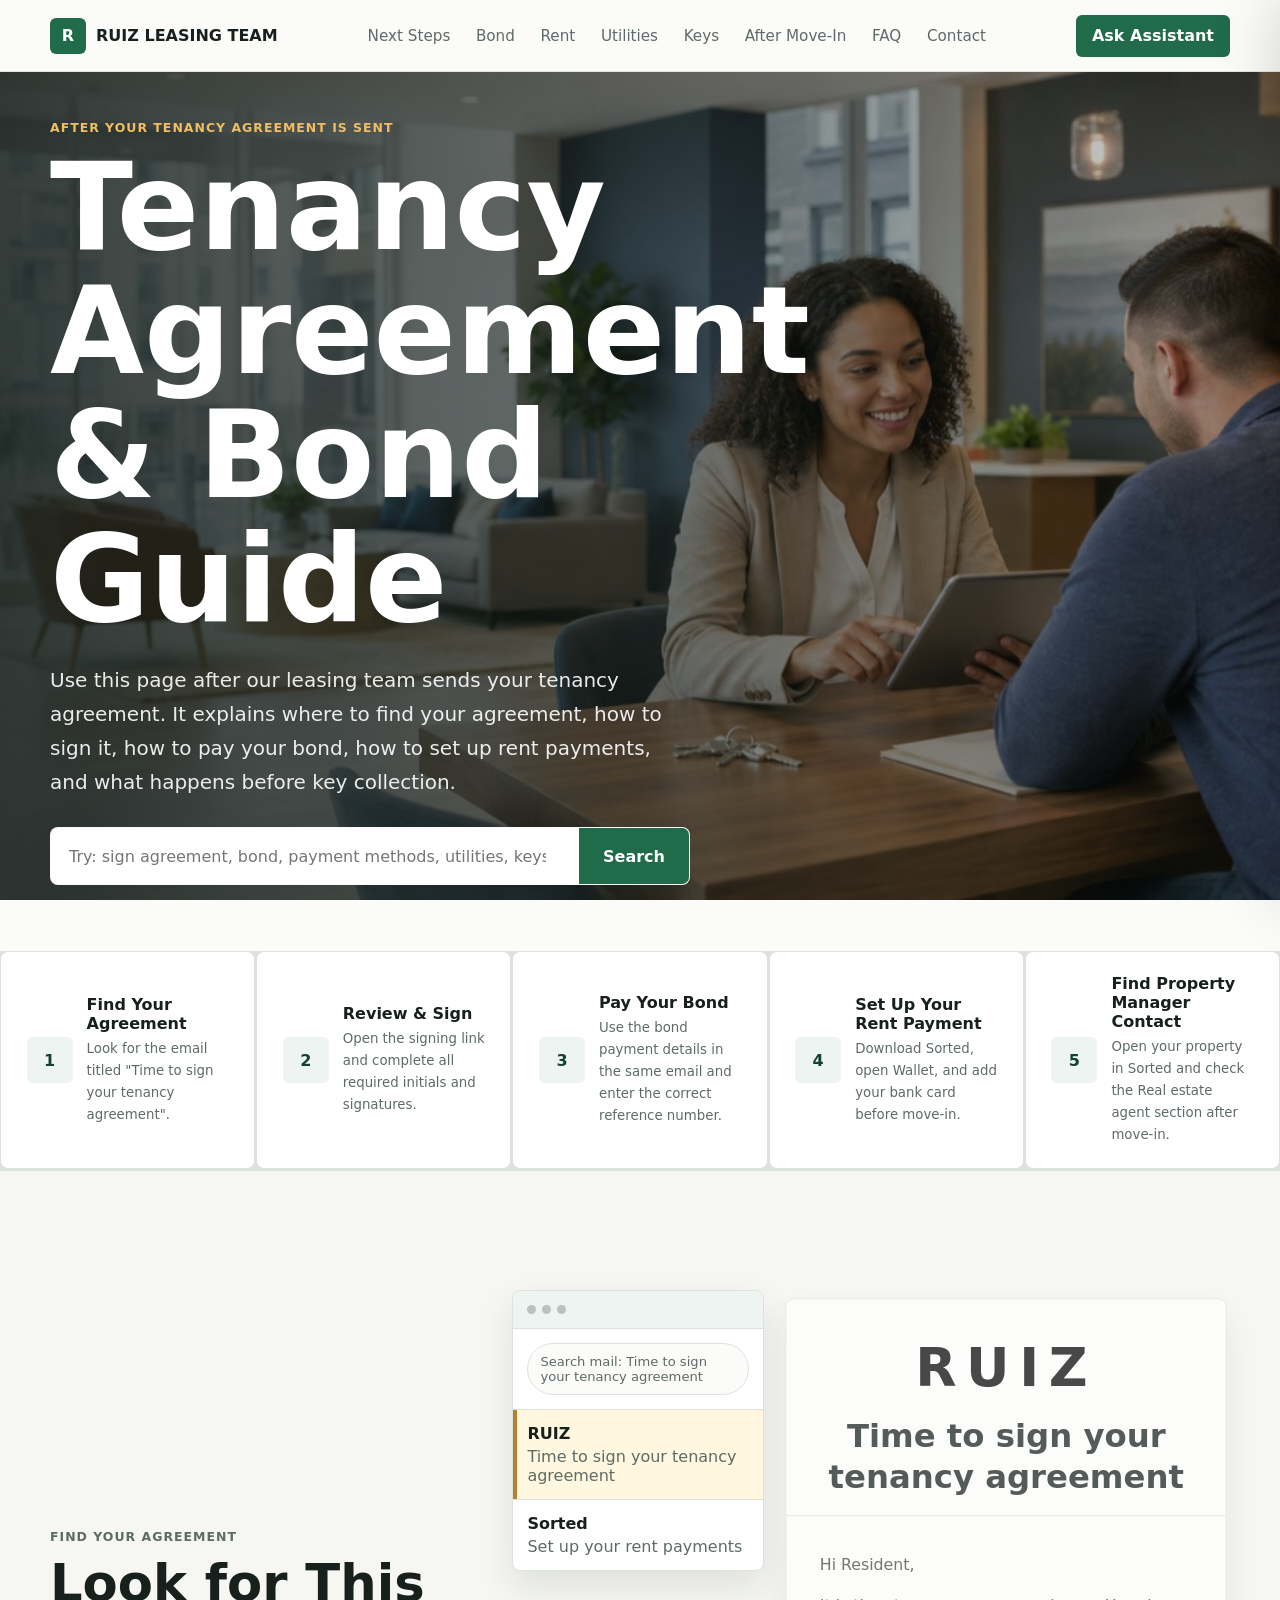
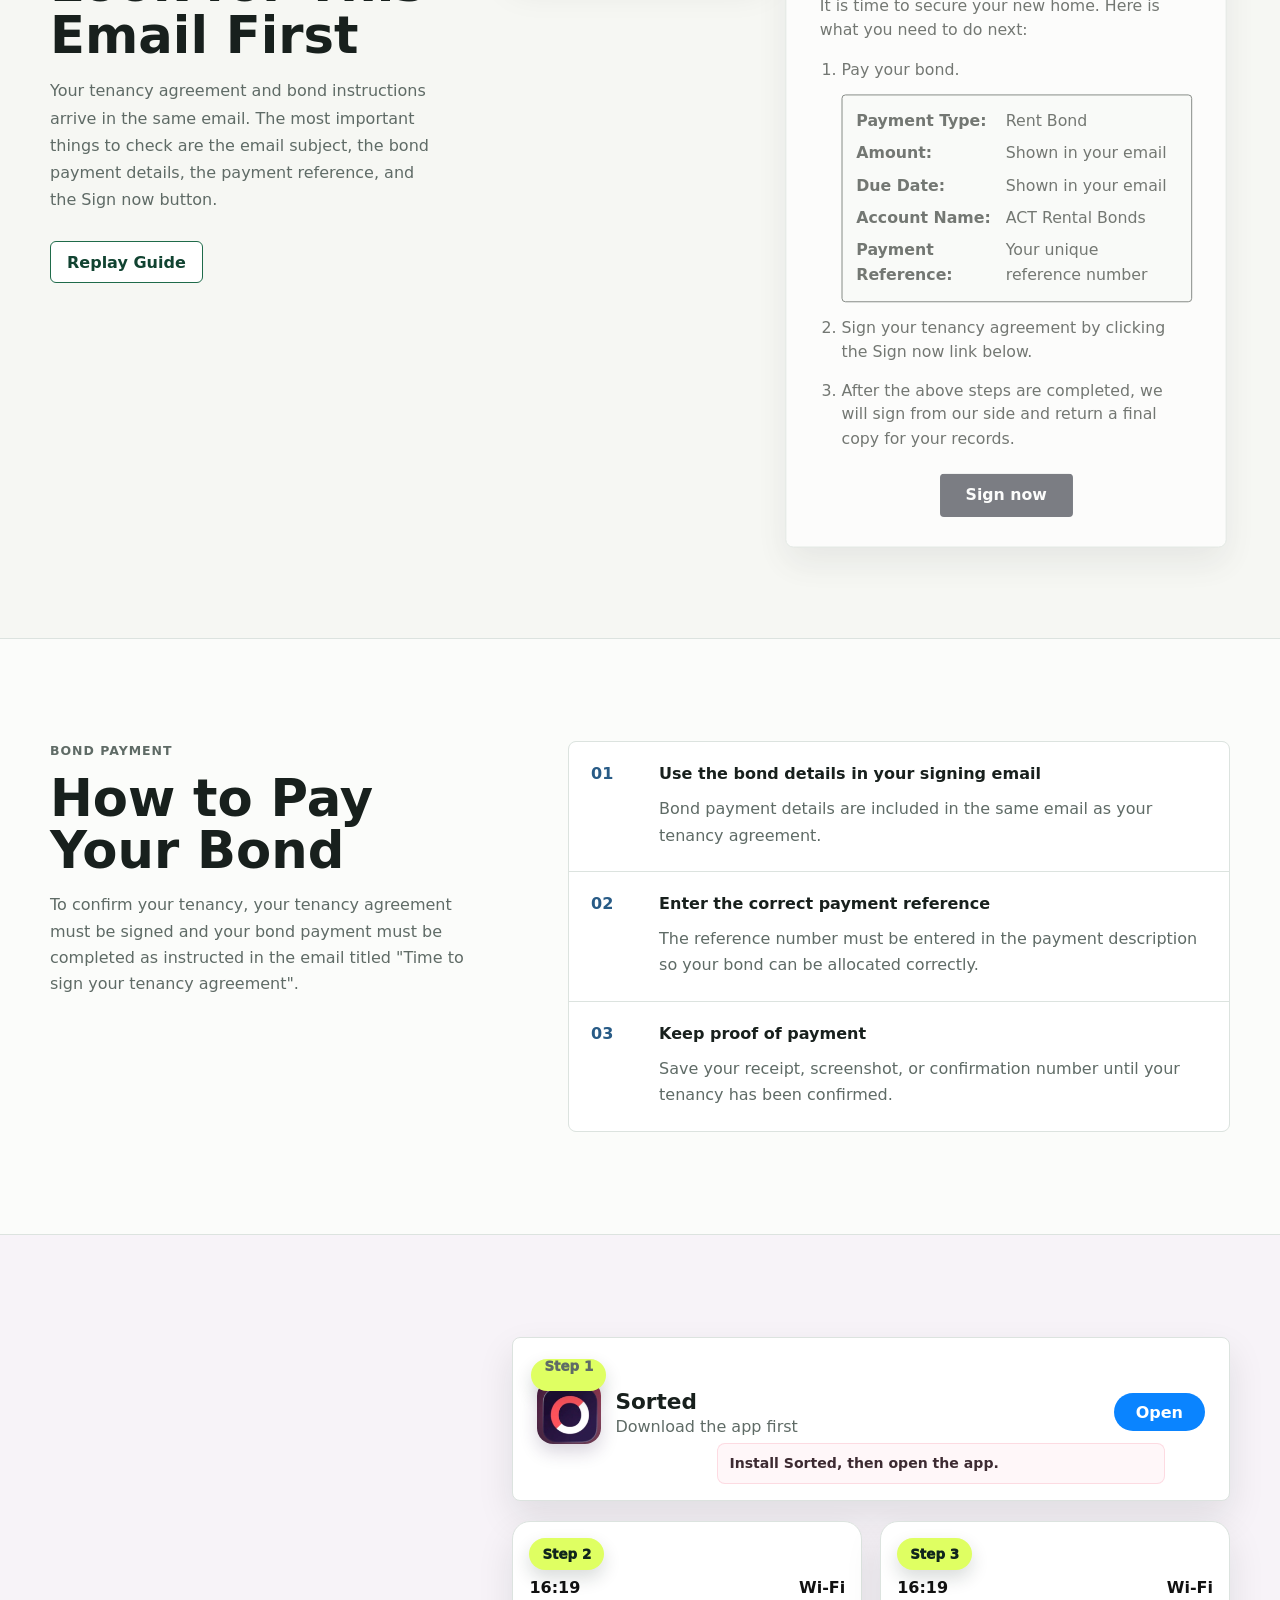
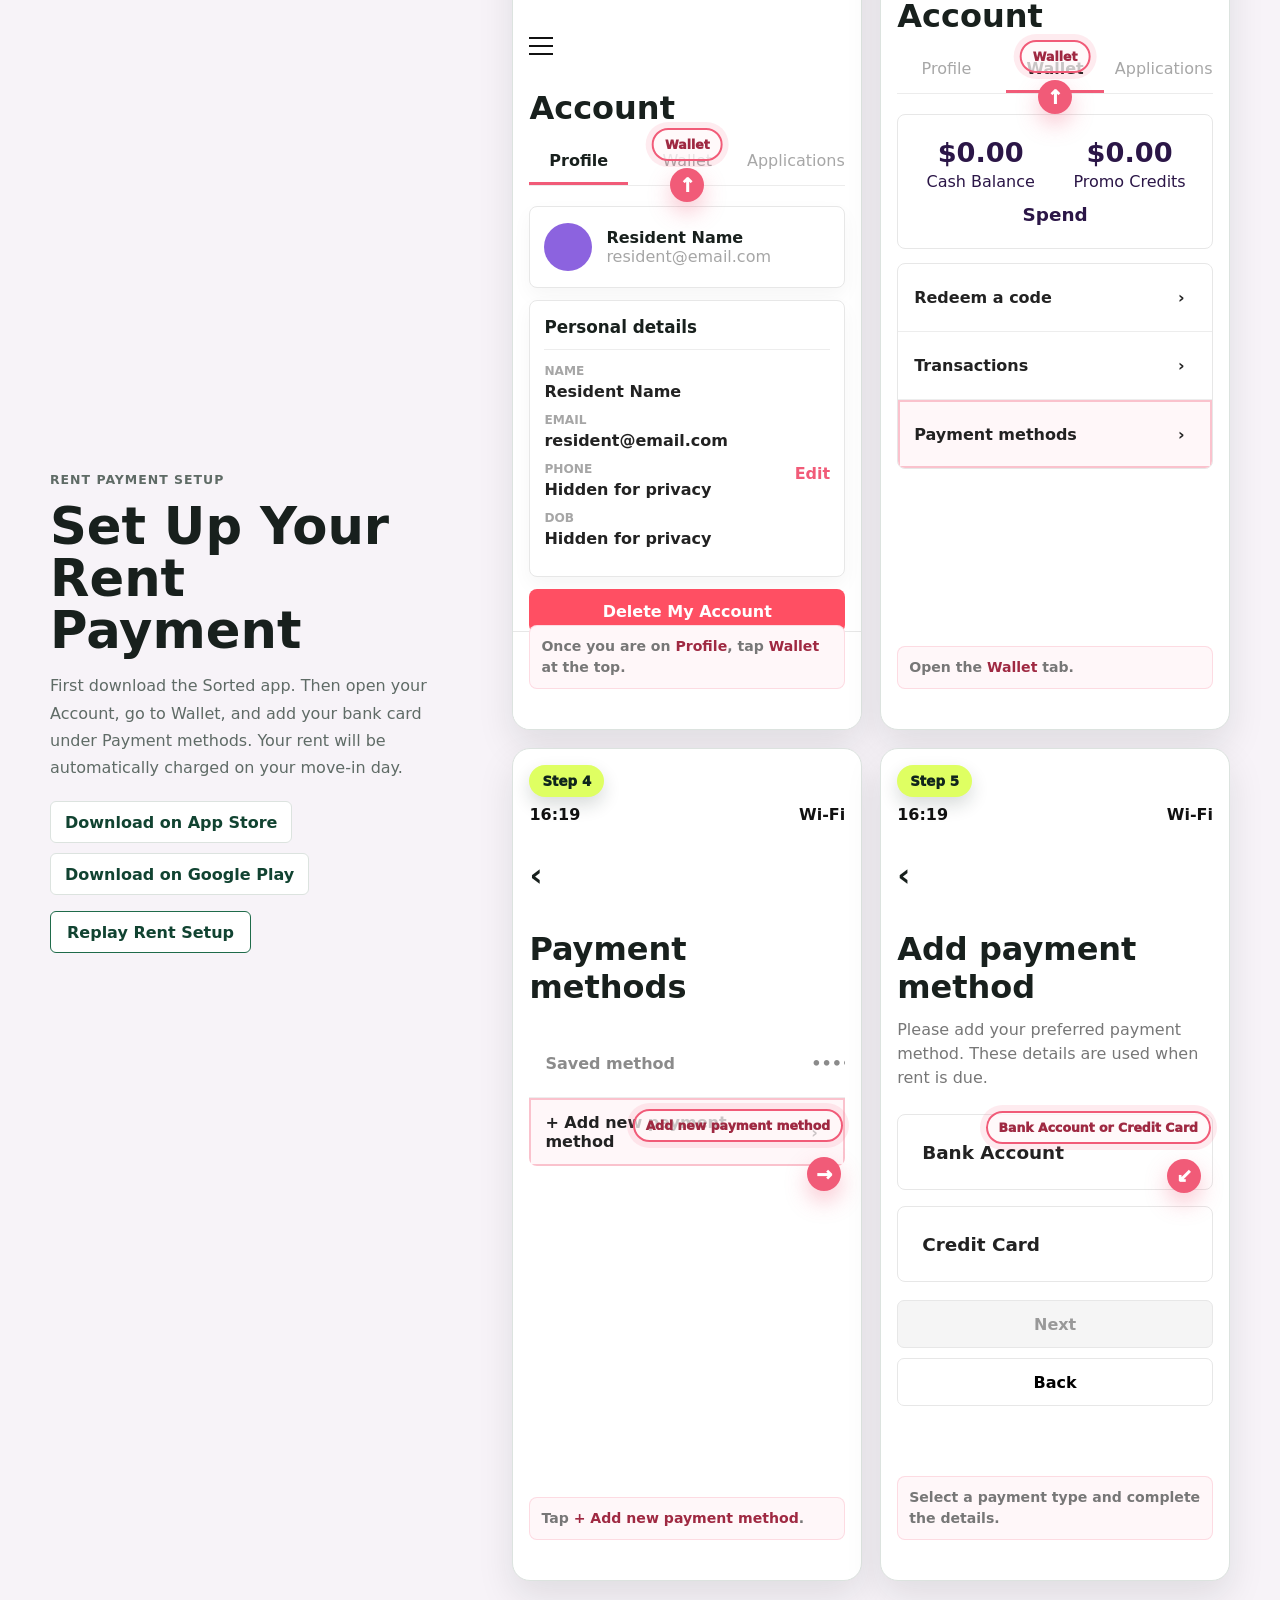
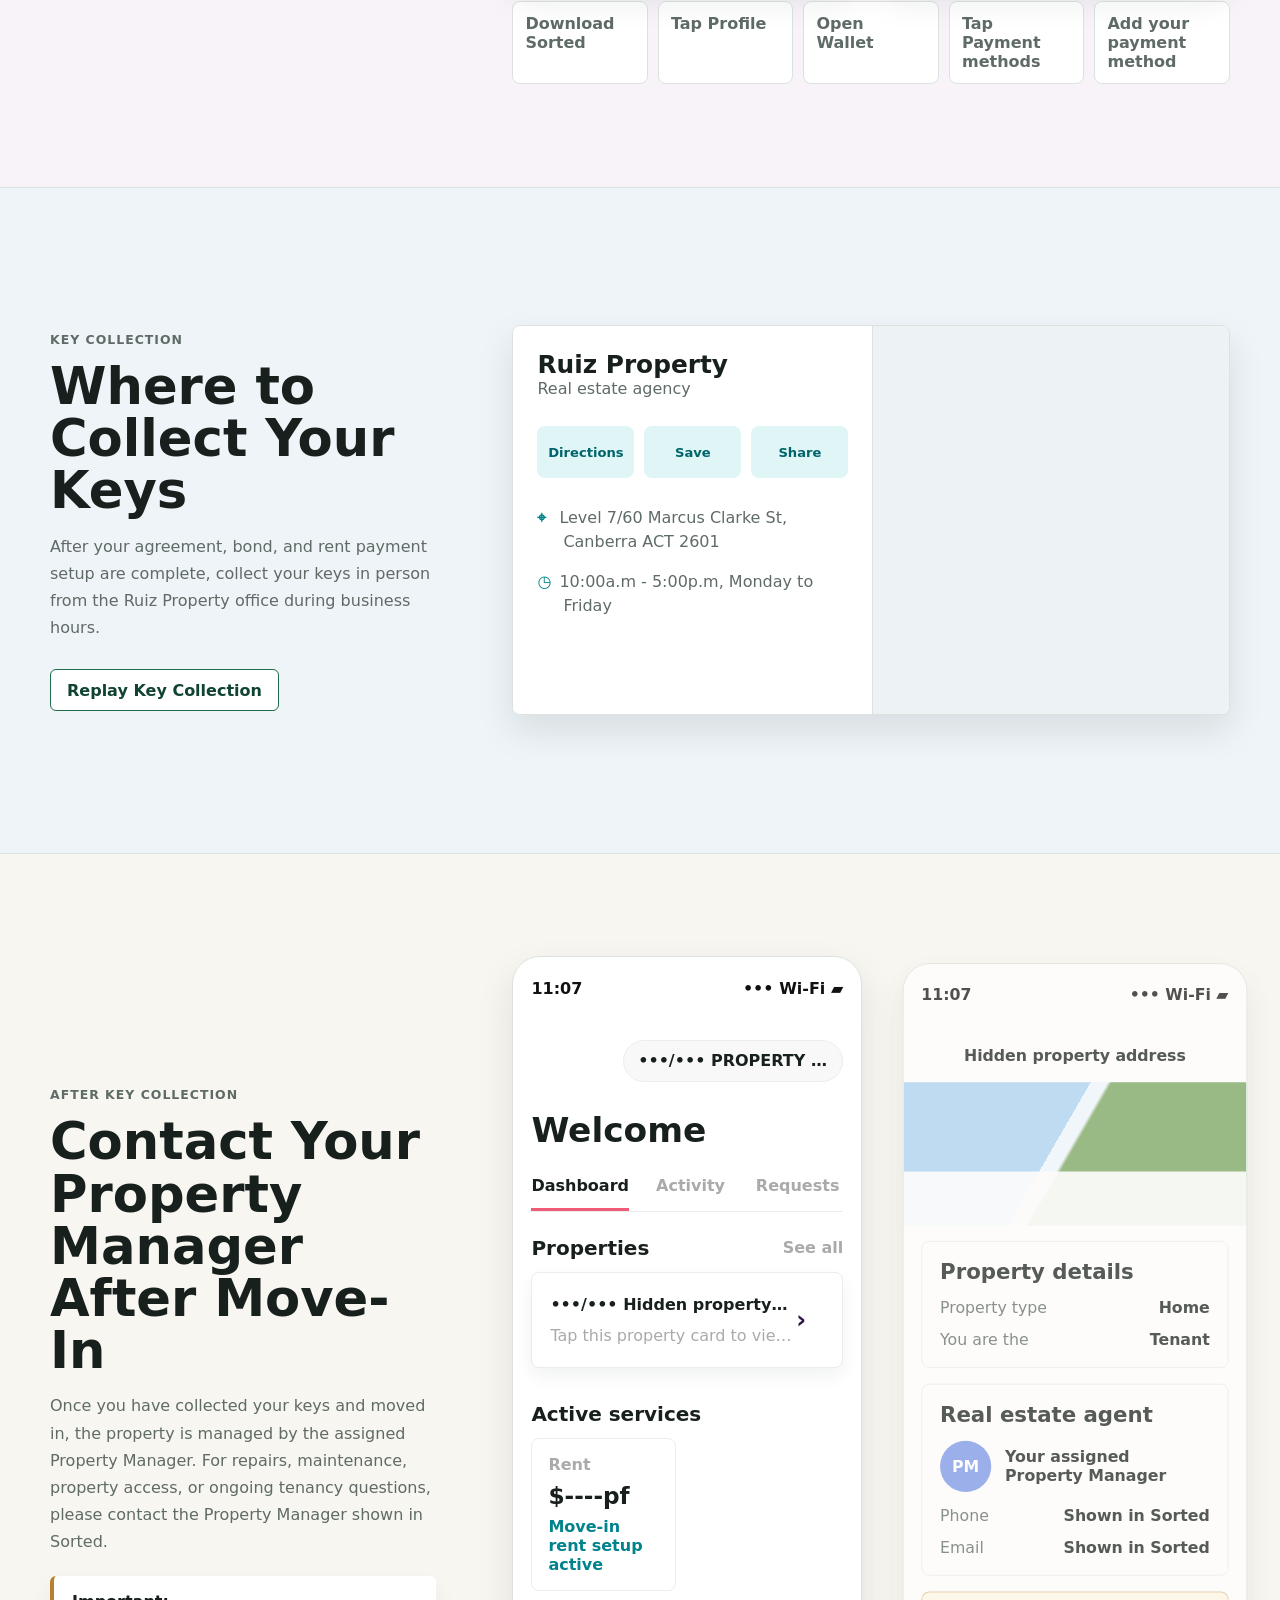
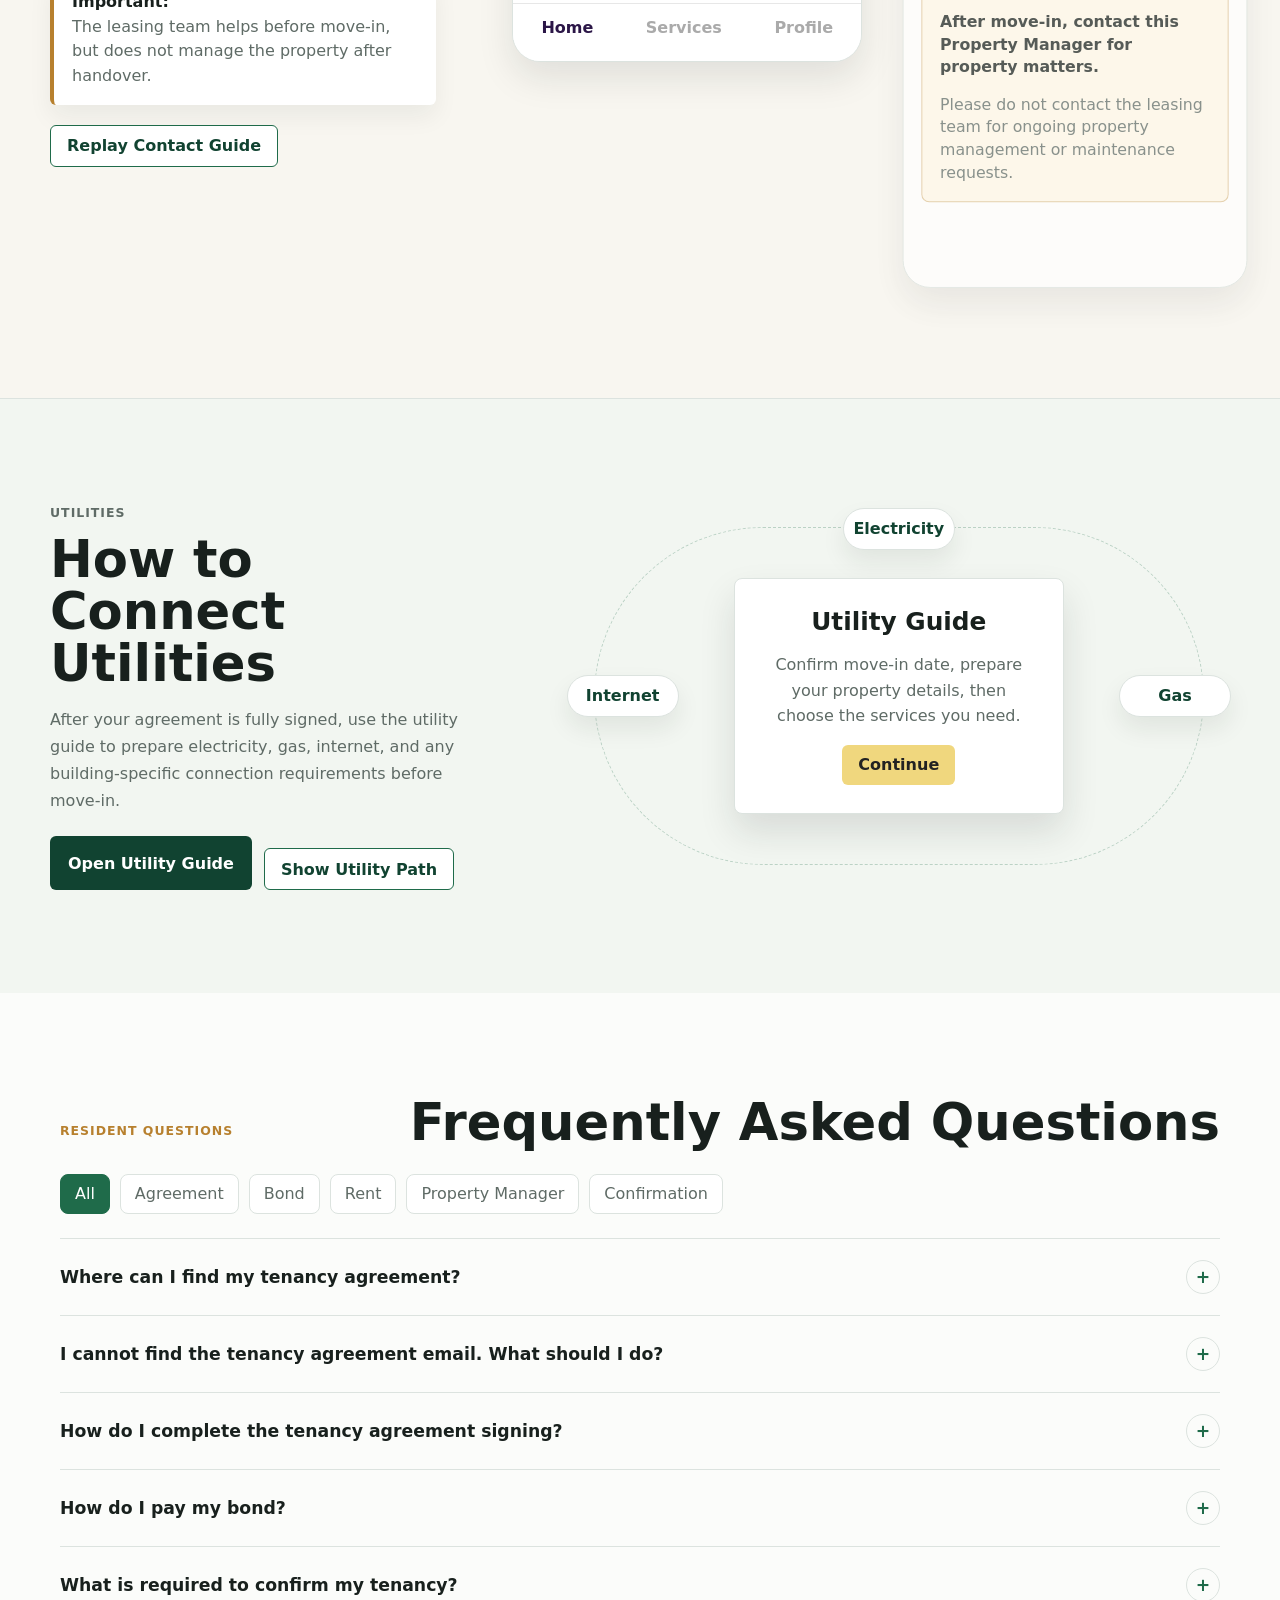
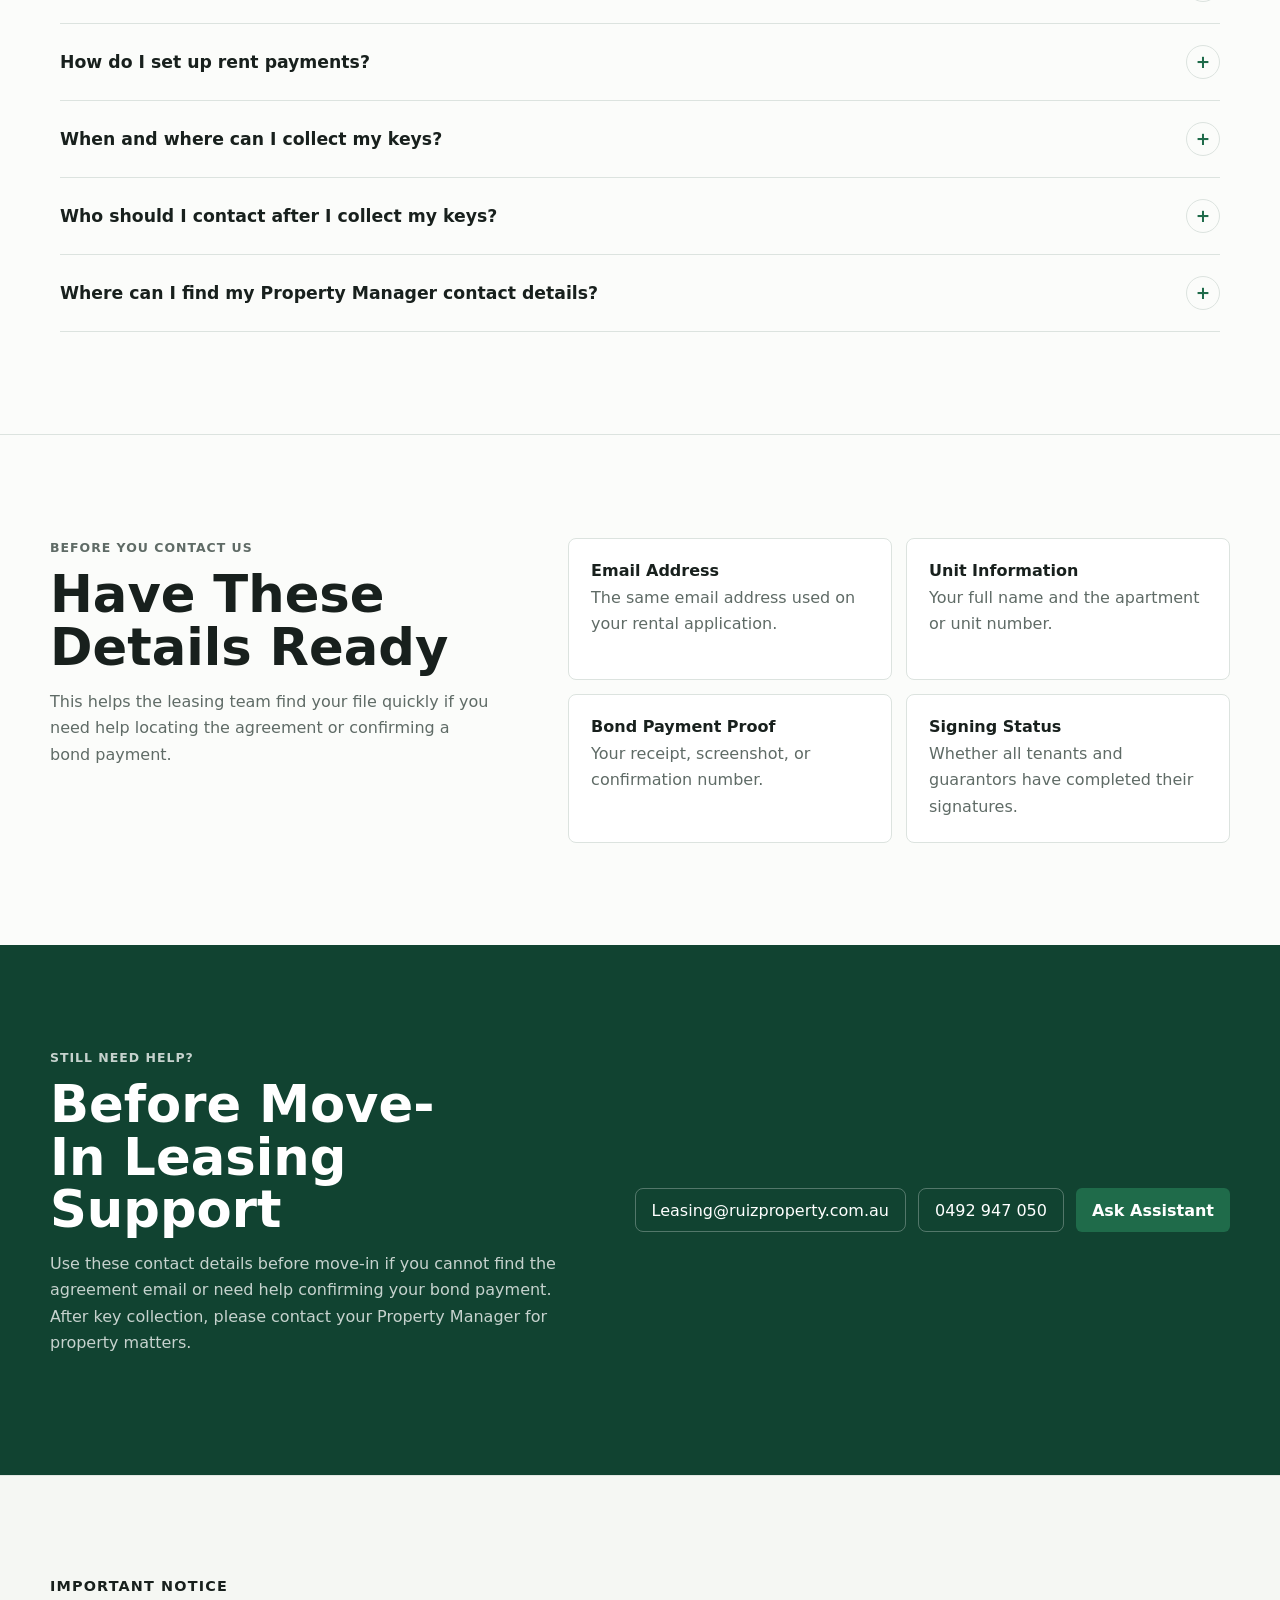
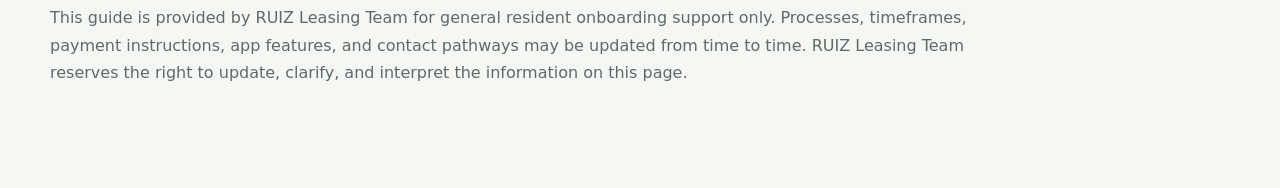
<file: index.html>
<!doctype html>
<html lang="en">
  <head>
    <meta charset="utf-8" />
    <meta name="viewport" content="width=device-width, initial-scale=1" />
    <title>Resident Tenancy Agreement & Bond Guide</title>
    <link rel="icon" href="data:image/svg+xml,%3Csvg xmlns='http://www.w3.org/2000/svg' viewBox='0 0 32 32'%3E%3Crect width='32' height='32' rx='6' fill='%231f6b4a'/%3E%3Ctext x='16' y='22' text-anchor='middle' font-family='Arial' font-size='18' font-weight='700' fill='white'%3EL%3C/text%3E%3C/svg%3E" />
    <link rel="stylesheet" href="./styles.css?v=20260630-rentfix2" />
  </head>
  <body>
    <header class="site-header">
      <a class="brand" href="#top" aria-label="RUIZ Leasing Team">
        <span class="brand-mark">R</span>
        <span>RUIZ LEASING TEAM</span>
      </a>
      <nav class="nav" aria-label="Primary navigation">
        <a href="#steps">Next Steps</a>
        <a href="#bond">Bond</a>
        <a href="#rent">Rent</a>
        <a href="#utilities">Utilities</a>
        <a href="#keys">Keys</a>
        <a href="#move-in-support">After Move-In</a>
        <a href="#faq">FAQ</a>
        <a href="#contact">Contact</a>
      </nav>
      <button class="header-action" data-open-chat type="button">Ask Assistant</button>
    </header>

    <main id="top">
      <section class="hero" aria-labelledby="hero-title">
        <img src="./assets/leasing-hero-publish.jpg" alt="Resident receiving leasing support in a modern apartment lobby" />
        <div class="hero-overlay"></div>
        <div class="hero-content">
          <p class="eyebrow">After Your Tenancy Agreement Is Sent</p>
          <h1 id="hero-title">Tenancy Agreement & Bond Guide</h1>
          <p class="hero-copy">
            Use this page after our leasing team sends your tenancy agreement. It explains where to find your agreement, how to sign it, how to pay your bond, how to set up rent payments, and what happens before key collection.
          </p>
          <form class="search-shell" role="search">
            <label class="sr-only" for="site-search">Search resident questions</label>
            <input id="site-search" type="search" placeholder="Try: sign agreement, bond, payment methods, utilities, keys..." autocomplete="off" />
            <button type="submit">Search</button>
          </form>
          <div class="quick-links" aria-label="Popular topics">
            <button type="button" data-query="tenancy agreement email" data-play-email>Find Agreement</button>
            <button type="button" data-query="bond">Pay Bond</button>
            <button type="button" data-query="sorted app" data-play-rent>Sorted App</button>
            <button type="button" data-query="utilities" data-play-utility>Utilities</button>
            <button type="button" data-query="key collection" data-play-keys>Keys</button>
          </div>
        </div>
      </section>

      <section class="audience-band five-steps" id="steps" aria-label="Tenancy agreement steps">
        <a class="audience-link" href="#find-agreement" data-query="tenancy agreement email" data-play-email>
          <span class="icon">1</span>
          <span>
            <strong>Find Your Agreement</strong>
            <small>Look for the email titled "Time to sign your tenancy agreement".</small>
          </span>
        </a>
        <a class="audience-link" href="#find-agreement" data-query="sign tenancy agreement" data-play-email>
          <span class="icon">2</span>
          <span>
            <strong>Review & Sign</strong>
            <small>Open the signing link and complete all required initials and signatures.</small>
          </span>
        </a>
        <a class="audience-link" href="#bond" data-query="bond">
          <span class="icon">3</span>
          <span>
            <strong>Pay Your Bond</strong>
            <small>Use the bond payment details in the same email and enter the correct reference number.</small>
          </span>
        </a>
        <a class="audience-link" href="#rent" data-query="sorted app" data-play-rent>
          <span class="icon">4</span>
          <span>
            <strong>Set Up Your Rent Payment</strong>
            <small>Download Sorted, open Wallet, and add your bank card before move-in.</small>
          </span>
        </a>
        <a class="audience-link" href="#move-in-support" data-query="property manager" data-play-manager>
          <span class="icon">5</span>
          <span>
            <strong>Find Property Manager Contact</strong>
            <small>Open your property in Sorted and check the Real estate agent section after move-in.</small>
          </span>
        </a>
      </section>

      <section class="email-guide-section" id="find-agreement" aria-labelledby="email-guide-title">
        <div class="email-guide-copy">
          <p class="eyebrow">Find Your Agreement</p>
          <h2 id="email-guide-title">Look for This Email First</h2>
          <p>
            Your tenancy agreement and bond instructions arrive in the same email. The most important things to check are the email subject, the bond payment details, the payment reference, and the Sign now button.
          </p>
          <button class="replay-button" type="button" data-replay-email>Replay Guide</button>
        </div>

        <div class="email-demo" aria-label="Animated example of the tenancy agreement email">
          <div class="email-inbox">
            <div class="inbox-toolbar">
              <span></span>
              <span></span>
              <span></span>
            </div>
            <div class="inbox-search">Search mail: Time to sign your tenancy agreement</div>
            <div class="inbox-row active">
              <strong>RUIZ</strong>
              <span>Time to sign your tenancy agreement</span>
            </div>
            <div class="inbox-row">
              <strong>Sorted</strong>
              <span>Set up your rent payments</span>
            </div>
          </div>

          <article class="email-card">
            <header class="email-card-header">
              <div class="ruiz-wordmark">RUIZ</div>
              <p class="email-subject">
                <span class="email-highlight highlight-subject">Time to sign your tenancy agreement</span>
              </p>
            </header>
            <div class="email-body">
              <p>Hi Resident,</p>
              <p>It is time to secure your new home. Here is what you need to do next:</p>
              <ol class="email-steps">
                <li>
                  Pay your bond.
                  <div class="payment-box email-highlight highlight-payment">
                    <div><strong>Payment Type:</strong><span>Rent Bond</span></div>
                    <div><strong>Amount:</strong><span>Shown in your email</span></div>
                    <div><strong>Due Date:</strong><span>Shown in your email</span></div>
                    <div><strong>Account Name:</strong><span>ACT Rental Bonds</span></div>
                    <div><strong>Payment Reference:</strong><span>Your unique reference number</span></div>
                  </div>
                </li>
                <li>
                  Sign your tenancy agreement by clicking the
                  <span class="email-highlight highlight-sign-word">Sign now</span>
                  link below.
                </li>
                <li>After the above steps are completed, we will sign from our side and return a final copy for your records.</li>
              </ol>
              <button class="sign-now email-highlight highlight-button" type="button">Sign now</button>
            </div>
          </article>
        </div>
      </section>

      <section class="split-section" id="bond">
        <div>
          <p class="eyebrow">Bond Payment</p>
          <h2>How to Pay Your Bond</h2>
          <p>To confirm your tenancy, your tenancy agreement must be signed and your bond payment must be completed as instructed in the email titled "Time to sign your tenancy agreement".</p>
        </div>
        <div class="process-list">
          <div><span>01</span><strong>Use the bond details in your signing email</strong><p>Bond payment details are included in the same email as your tenancy agreement.</p></div>
          <div><span>02</span><strong>Enter the correct payment reference</strong><p>The reference number must be entered in the payment description so your bond can be allocated correctly.</p></div>
          <div><span>03</span><strong>Keep proof of payment</strong><p>Save your receipt, screenshot, or confirmation number until your tenancy has been confirmed.</p></div>
        </div>
      </section>

      <section class="rent-guide-section" id="rent" aria-labelledby="rent-guide-title">
        <div class="rent-guide-copy">
          <p class="eyebrow">Rent Payment Setup</p>
          <h2 id="rent-guide-title">Set Up Your Rent Payment</h2>
          <p>First download the Sorted app. Then open your Account, go to Wallet, and add your bank card under Payment methods. Your rent will be automatically charged on your move-in day.</p>
          <div class="store-links" aria-label="Sorted app download links">
            <a href="https://apps.apple.com/au/app/sorted/id1232960956" target="_blank" rel="noreferrer">Download on App Store</a>
            <a href="https://play.google.com/store/apps/details?id=com.sortedservices.sorted&hl=en_AU&gl=US" target="_blank" rel="noreferrer">Download on Google Play</a>
          </div>
          <button class="replay-button" type="button" data-replay-rent>Replay Rent Setup</button>
        </div>

        <div class="sorted-demo rent-step-demo" aria-label="Step-by-step Sorted app rent payment setup guide">
          <div class="download-card sorted-stage stage-download">
            <span class="step-badge">Step 1</span>
            <img class="sorted-app-icon" src="./assets/sorted-logo-publish.jpg" alt="Sorted app logo" />
            <div>
              <strong>Sorted</strong>
              <span>Download the app first</span>
            </div>
            <button type="button">Open</button>
            <p class="action-callout">Install Sorted, then open the app.</p>
          </div>

          <div class="rent-screen-stack">
            <article class="rent-phone-card rent-card-profile sorted-stage stage-profile">
              <span class="step-badge">Step 2</span>
              <div class="screen-status"><span>16:19</span><span>Wi-Fi</span></div>
              <div class="screen-menu"></div>
              <h3>Account</h3>
              <div class="screen-tabs">
                <strong>Profile</strong>
                <span>Wallet</span>
                <span>Applications</span>
              </div>
              <div class="profile-summary-card">
                <span class="profile-avatar" aria-hidden="true"></span>
                <div>
                  <strong>Resident Name</strong>
                  <span>resident@email.com</span>
                </div>
              </div>
              <div class="personal-details-card">
                <h4>Personal details</h4>
                <div><span>Name</span><strong>Resident Name</strong></div>
                <div><span>Email</span><strong>resident@email.com</strong></div>
                <div><span>Phone</span><strong>Hidden for privacy</strong><em>Edit</em></div>
                <div><span>DOB</span><strong>Hidden for privacy</strong></div>
              </div>
              <button class="delete-account-demo" type="button">Delete My Account</button>
              <div class="screen-nav"><span>Home</span><span>Services</span><strong>Profile</strong></div>
              <span class="gesture-arrow profile-arrow">↑</span>
              <span class="tap-target profile-target">Wallet</span>
              <p class="action-callout">Once you are on <strong>Profile</strong>, tap <strong>Wallet</strong> at the top.</p>
            </article>

            <article class="rent-phone-card rent-card-wallet sorted-stage stage-wallet">
              <span class="step-badge">Step 3</span>
              <div class="screen-status"><span>16:19</span><span>Wi-Fi</span></div>
              <h3>Account</h3>
              <div class="screen-tabs">
                <span>Profile</span>
                <strong>Wallet</strong>
                <span>Applications</span>
              </div>
              <span class="gesture-arrow wallet-arrow">↑</span>
              <span class="tap-target wallet-target">Wallet</span>
              <div class="balance-card">
                <div><strong>$0.00</strong><span>Cash Balance</span></div>
                <div><strong>$0.00</strong><span>Promo Credits</span></div>
                <button type="button">Spend</button>
              </div>
              <div class="screen-list">
                <div class="screen-row"><span>Redeem a code</span><b>›</b></div>
                <div class="screen-row"><span>Transactions</span><b>›</b></div>
                <div class="screen-row highlight payment-methods"><span>Payment methods</span><b>›</b></div>
              </div>
              <p class="action-callout">Open the <strong>Wallet</strong> tab.</p>
            </article>

            <article class="rent-phone-card rent-card-methods sorted-stage stage-methods">
              <span class="step-badge">Step 4</span>
              <div class="screen-status"><span>16:19</span><span>Wi-Fi</span></div>
              <div class="screen-topline">‹</div>
              <h3>Payment methods</h3>
              <div class="screen-list plain">
                <div class="screen-row muted"><span>Saved method</span><b>••••</b></div>
                <div class="screen-row highlight add-method"><span>+ Add new payment method</span><b>›</b></div>
              </div>
              <span class="gesture-arrow methods-arrow">→</span>
              <span class="tap-target methods-target">Add new payment method</span>
              <p class="action-callout">Tap <strong>+ Add new payment method</strong>.</p>
            </article>

            <article class="rent-phone-card rent-card-add sorted-stage stage-add">
              <span class="step-badge">Step 5</span>
              <div class="screen-status"><span>16:19</span><span>Wi-Fi</span></div>
              <div class="screen-topline">‹</div>
              <h3>Add payment method</h3>
              <p>Please add your preferred payment method. These details are used when rent is due.</p>
              <div class="screen-choice">Bank Account</div>
              <div class="screen-choice">Credit Card</div>
              <span class="gesture-arrow add-arrow">↙</span>
              <span class="tap-target add-target">Bank Account or Credit Card</span>
              <div class="screen-actions">
                <button type="button" disabled>Next</button>
                <button type="button">Back</button>
              </div>
              <p class="action-callout">Select a payment type and complete the details.</p>
            </article>
          </div>

          <ol class="rent-animation-steps">
            <li class="rent-step-download">Download Sorted</li>
            <li class="rent-step-profile">Tap Profile</li>
            <li class="rent-step-wallet">Open Wallet</li>
            <li class="rent-step-payment">Tap Payment methods</li>
            <li class="rent-step-add">Add your payment method</li>
          </ol>
        </div>
      </section>

      <section class="keys-guide-section" id="keys" aria-labelledby="keys-guide-title">
        <div class="keys-guide-copy">
          <p class="eyebrow">Key Collection</p>
          <h2 id="keys-guide-title">Where to Collect Your Keys</h2>
          <p>After your agreement, bond, and rent payment setup are complete, collect your keys in person from the Ruiz Property office during business hours.</p>
          <button class="replay-button" type="button" data-replay-keys>Replay Key Collection</button>
        </div>

        <div class="map-demo" aria-label="Animated key collection address guide">
          <div class="map-panel">
            <div class="map-card">
              <strong>Ruiz Property</strong>
              <span>Real estate agency</span>
              <div class="map-actions">
                <span>Directions</span>
                <span>Save</span>
                <span>Share</span>
              </div>
              <p class="map-address-small">Level 7/60 Marcus Clarke St, Canberra ACT 2601</p>
              <p class="map-time-small">10:00a.m - 5:00p.m, Monday to Friday</p>
            </div>
            <div class="map-canvas">
              <iframe
                title="Google Map showing Ruiz Property"
                src="https://www.google.com/maps?q=Level%207%2F60%20Marcus%20Clarke%20St%2C%20Canberra%20ACT%202601&output=embed"
                loading="lazy"
                referrerpolicy="no-referrer-when-downgrade"
                allowfullscreen>
              </iframe>
            </div>
          </div>
          <div class="address-popout">
            <strong>LEVEL 7/60 MARCUS CLARKE ST, CANBERRA ACT 2601</strong>
            <span>KEY COLLECTION: 10:00a.m - 5:00p.m</span>
          </div>
        </div>
      </section>

      <section class="manager-guide-section" id="move-in-support" aria-labelledby="manager-guide-title">
        <div class="manager-guide-copy">
          <p class="eyebrow">After Key Collection</p>
          <h2 id="manager-guide-title">Contact Your Property Manager After Move-In</h2>
          <p>Once you have collected your keys and moved in, the property is managed by the assigned Property Manager. For repairs, maintenance, property access, or ongoing tenancy questions, please contact the Property Manager shown in Sorted.</p>
          <div class="handoff-note">
            <strong>Important:</strong>
            <span>The leasing team helps before move-in, but does not manage the property after handover.</span>
          </div>
          <button class="replay-button" type="button" data-replay-manager>Replay Contact Guide</button>
        </div>

        <div class="handoff-demo" aria-label="Animated Sorted app guide showing property manager contact">
          <div class="handoff-phone dashboard-screen">
            <div class="phone-status">
              <span>11:07</span>
              <span>••• Wi-Fi ▰</span>
            </div>
            <div class="handoff-top">
              <span class="phone-menu"></span>
              <button class="hidden-address-pill" type="button">•••/••• PROPERTY ADDRESS</button>
            </div>
            <h3>Welcome</h3>
            <div class="dashboard-tabs">
              <strong>Dashboard</strong>
              <span>Activity</span>
              <span>Requests</span>
            </div>
            <div class="dashboard-section-title">
              <strong>Properties</strong>
              <span>See all</span>
            </div>
            <button class="property-card-trigger" type="button" data-replay-manager>
              <strong>•••/••• Hidden property address</strong>
              <span>Tap this property card to view details</span>
              <b>›</b>
            </button>
            <div class="dashboard-section-title">
              <strong>Active services</strong>
            </div>
            <div class="service-card-mini">
              <span>Rent</span>
              <strong>$----pf</strong>
              <em>Move-in rent setup active</em>
            </div>
            <div class="phone-nav">
              <strong>Home</strong>
              <span>Services</span>
              <span>Profile</span>
            </div>
          </div>

          <div class="handoff-phone details-screen">
            <div class="phone-status">
              <span>11:07</span>
              <span>••• Wi-Fi ▰</span>
            </div>
            <div class="details-title">Hidden property address</div>
            <div class="property-hero"></div>
            <div class="details-card">
              <h3>Property details</h3>
              <div><span>Property type</span><strong>Home</strong></div>
              <div><span>You are the</span><strong>Tenant</strong></div>
            </div>
            <div class="agent-card">
              <h3>Real estate agent</h3>
              <div class="agent-profile">
                <span>PM</span>
                <strong>Your assigned Property Manager</strong>
              </div>
              <div><span>Phone</span><strong>Shown in Sorted</strong></div>
              <div><span>Email</span><strong>Shown in Sorted</strong></div>
            </div>
            <div class="manager-message">
              <strong>After move-in, contact this Property Manager for property matters.</strong>
              <span>Please do not contact the leasing team for ongoing property management or maintenance requests.</span>
            </div>
          </div>
        </div>
      </section>

      <section class="utility-guide-section" id="utilities" aria-labelledby="utility-guide-title">
        <div class="utility-guide-copy">
          <p class="eyebrow">Utilities</p>
          <h2 id="utility-guide-title">How to Connect Utilities</h2>
          <p>After your agreement is fully signed, use the utility guide to prepare electricity, gas, internet, and any building-specific connection requirements before move-in.</p>
          <div class="utility-actions">
            <a class="utility-page-link" href="./utility.html">Open Utility Guide</a>
            <button class="replay-button" type="button" data-query="utilities" data-play-utility>Show Utility Path</button>
          </div>
        </div>
        <div class="utility-preview" aria-label="Utility guide preview">
          <div class="utility-orbit">
            <span>Electricity</span>
            <span>Gas</span>
            <span>Internet</span>
          </div>
          <div class="utility-card-main">
            <strong>Utility Guide</strong>
            <p>Confirm move-in date, prepare your property details, then choose the services you need.</p>
            <a href="./utility.html">Continue</a>
          </div>
        </div>
      </section>

      <section class="section" id="faq">
        <div class="section-heading">
          <p class="eyebrow">Resident Questions</p>
          <h2>Frequently Asked Questions</h2>
        </div>
        <div class="filter-bar" aria-label="FAQ filters">
          <button class="filter active" type="button" data-filter="all">All</button>
          <button class="filter" type="button" data-filter="lease">Agreement</button>
          <button class="filter" type="button" data-filter="bond">Bond</button>
          <button class="filter" type="button" data-filter="rent">Rent</button>
          <button class="filter" type="button" data-filter="manager">Property Manager</button>
          <button class="filter" type="button" data-filter="confirmation">Confirmation</button>
        </div>
        <div class="faq-list" id="faq-list">
          <article class="faq-item" data-category="lease" data-keywords="tenancy agreement lease email contract time to sign where link inbox spam junk find document">
            <button class="faq-question" type="button">
              <span>Where can I find my tenancy agreement?</span>
              <span class="chevron">+</span>
            </button>
            <div class="faq-answer">
              <p>Your tenancy agreement is sent in the email titled "Time to sign your tenancy agreement". Search the inbox linked to your rental application. If you do not see it, check spam, junk, promotions, and any secondary inboxes.</p>
            </div>
          </article>
          <article class="faq-item" data-category="lease" data-keywords="lease not received missing email wrong email resend tenancy agreement invitation">
            <button class="faq-question" type="button">
              <span>I cannot find the tenancy agreement email. What should I do?</span>
              <span class="chevron">+</span>
            </button>
            <div class="faq-answer">
              <p>First check spam, junk, promotions, and any secondary inboxes. If you still cannot find it, contact the leasing team with your full name, unit number, phone number, and the email address used on your application so we can verify the file and resend the link if needed.</p>
            </div>
          </article>
          <article class="faq-item" data-category="lease" data-keywords="sign lease initials required fields complete electronic signature error">
            <button class="faq-question" type="button">
              <span>How do I complete the tenancy agreement signing?</span>
              <span class="chevron">+</span>
            </button>
            <div class="faq-answer">
              <p>Open the signing link, review the tenancy agreement carefully, and complete every required initial, checkbox, and signature field. If there is more than one applicant or guarantor, each person may need to sign from their own email link before the agreement is fully complete.</p>
            </div>
          </article>
          <article class="faq-item" data-category="bond" data-keywords="bond pay payment reference number description amount due">
            <button class="faq-question" type="button">
              <span>How do I pay my bond?</span>
              <span class="chevron">+</span>
            </button>
            <div class="faq-answer">
              <p>Use the bond payment details included in the same email as your tenancy agreement. When making the payment, enter the correct payment reference number in the description field so the bond can be allocated correctly.</p>
            </div>
          </article>
          <article class="faq-item" data-category="bond confirmation" data-keywords="bond complete confirm tenancy signed paid receipt reference">
            <button class="faq-question" type="button">
              <span>What is required to confirm my tenancy?</span>
              <span class="chevron">+</span>
            </button>
            <div class="faq-answer">
              <p>Your tenancy is confirmed when your tenancy agreement has been fully signed and your bond payment has been completed as instructed. Keep your payment receipt or confirmation number for your records.</p>
            </div>
          </article>
          <article class="faq-item" data-category="rent" data-keywords="rent payment sorted app wallet bank account iphone android app store google play">
            <button class="faq-question" type="button">
              <span>How do I set up rent payments?</span>
              <span class="chevron">+</span>
            </button>
            <div class="faq-answer">
              <p>Download the Sorted app on your mobile device. iPhone users can download it from the App Store, and Android users can download it from Google Play. Log in using the email address associated with your rental application, then go to Account > Wallet > Payment methods and add your bank card. Your rent will be automatically charged on your move-in day.</p>
            </div>
          </article>
          <article class="faq-item" data-category="confirmation" data-keywords="key collection keys office address time monday friday marcus clarke canberra">
            <button class="faq-question" type="button">
              <span>When and where can I collect my keys?</span>
              <span class="chevron">+</span>
            </button>
            <div class="faq-answer">
              <p>Keys must be collected in person from LEVEL 7/60 MARCUS CLARKE ST, CANBERRA ACT 2601 between 10:00a.m - 5:00p.m, Monday to Friday.</p>
            </div>
          </article>
          <article class="faq-item" data-category="manager confirmation" data-keywords="property manager real estate agent after move in handover maintenance repair leasing team sorted contact">
            <button class="faq-question" type="button">
              <span>Who should I contact after I collect my keys?</span>
              <span class="chevron">+</span>
            </button>
            <div class="faq-answer">
              <p>After key collection and move-in, contact your assigned Property Manager or real estate agent for property management, repairs, maintenance, access, and ongoing tenancy questions. The leasing team helps before move-in but does not manage the property after handover.</p>
            </div>
          </article>
          <article class="faq-item" data-category="manager" data-keywords="phone email property manager contact real estate agent sorted">
            <button class="faq-question" type="button">
              <span>Where can I find my Property Manager contact details?</span>
              <span class="chevron">+</span>
            </button>
            <div class="faq-answer">
              <p>Open your property in Sorted and look for the Real estate agent section. The assigned Property Manager's phone number and email address will be shown there.</p>
            </div>
          </article>
        </div>
        <p class="empty-state" id="empty-state" hidden>No matching questions found. Try another keyword or ask the Assistant.</p>
      </section>

      <section class="split-section" id="resident">
        <div>
          <p class="eyebrow">Before You Contact Us</p>
          <h2>Have These Details Ready</h2>
          <p>This helps the leasing team find your file quickly if you need help locating the agreement or confirming a bond payment.</p>
        </div>
        <div class="topic-grid">
          <a href="#faq" class="topic-tile" data-query="tenancy agreement email"><strong>Email Address</strong><span>The same email address used on your rental application.</span></a>
          <a href="#faq" class="topic-tile" data-query="unit"><strong>Unit Information</strong><span>Your full name and the apartment or unit number.</span></a>
          <a href="#faq" class="topic-tile" data-query="bond"><strong>Bond Payment Proof</strong><span>Your receipt, screenshot, or confirmation number.</span></a>
          <a href="#faq" class="topic-tile" data-query="confirmation"><strong>Signing Status</strong><span>Whether all tenants and guarantors have completed their signatures.</span></a>
        </div>
      </section>

      <section class="contact-band" id="contact">
        <div>
          <p class="eyebrow">Still Need Help?</p>
          <h2>Before Move-In Leasing Support</h2>
          <p>Use these contact details before move-in if you cannot find the agreement email or need help confirming your bond payment. After key collection, please contact your Property Manager for property matters.</p>
        </div>
        <div class="contact-actions">
          <a href="mailto:Leasing@ruizproperty.com.au">Leasing@ruizproperty.com.au</a>
          <a href="tel:0492947050">0492 947 050</a>
          <button data-open-chat type="button">Ask Assistant</button>
        </div>
      </section>

      <footer class="site-footer" aria-label="Important notice">
        <strong>Important Notice</strong>
        <p>This guide is provided by RUIZ Leasing Team for general resident onboarding support only. Processes, timeframes, payment instructions, app features, and contact pathways may be updated from time to time. RUIZ Leasing Team reserves the right to update, clarify, and interpret the information on this page.</p>
      </footer>
    </main>

    <aside class="chat-panel" id="chat-panel" aria-label="Resident Assistant" aria-hidden="true">
      <div class="chat-header">
        <div>
          <strong>Resident Assistant</strong>
          <span>Draft mode</span>
        </div>
        <button class="icon-button" data-close-chat type="button" aria-label="Close assistant">×</button>
      </div>
      <div class="chat-log" id="chat-log" aria-live="polite">
        <p class="bot">Hi! Ask me where to find your tenancy agreement, how to sign it, how to pay your bond, or how to set up rent payments.</p>
      </div>
      <form class="chat-form" id="chat-form">
        <label class="sr-only" for="chat-input">Ask the resident assistant</label>
        <input id="chat-input" type="text" placeholder="Ask about your agreement, bond, or rent setup..." autocomplete="off" />
        <button type="submit">Send</button>
      </form>
    </aside>
    <div class="scrim" data-close-chat></div>

    <script src="./script.js?v=20260630-rentfix2"></script>
  </body>
</html>
</file>
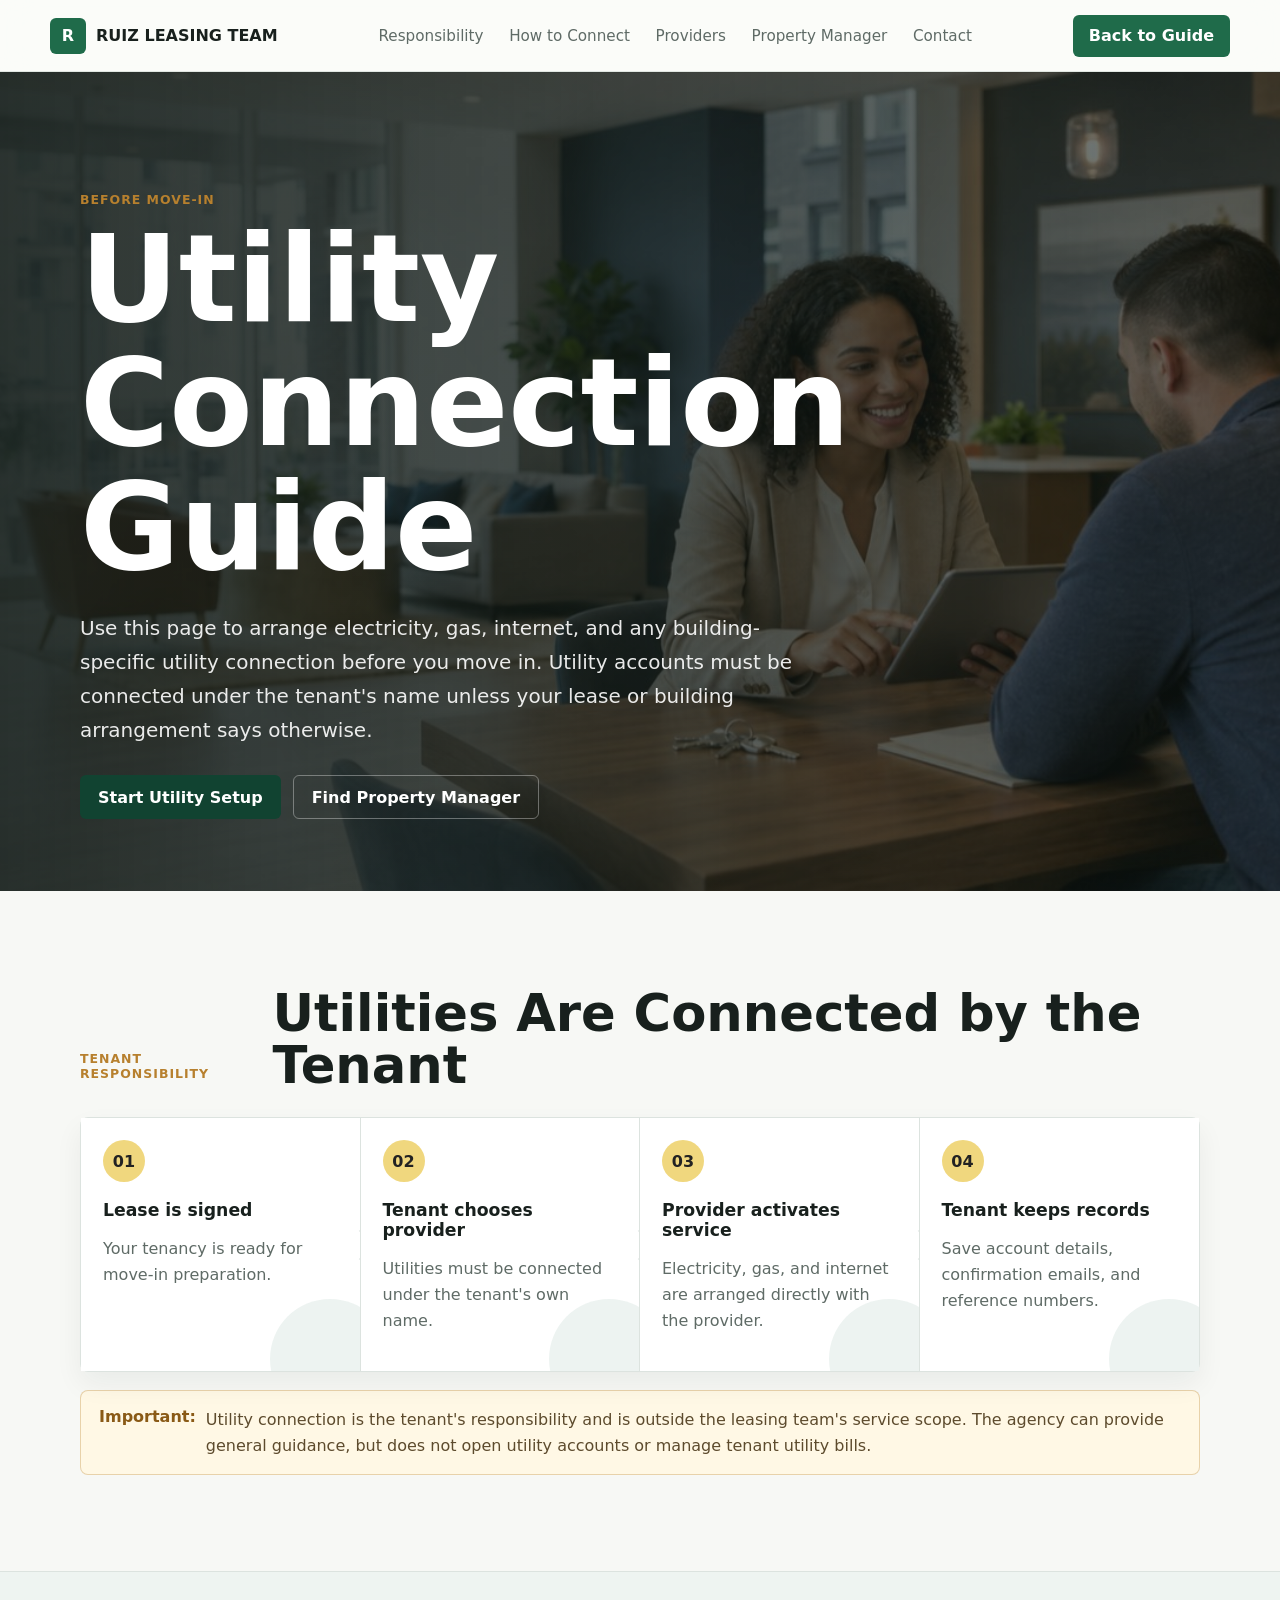
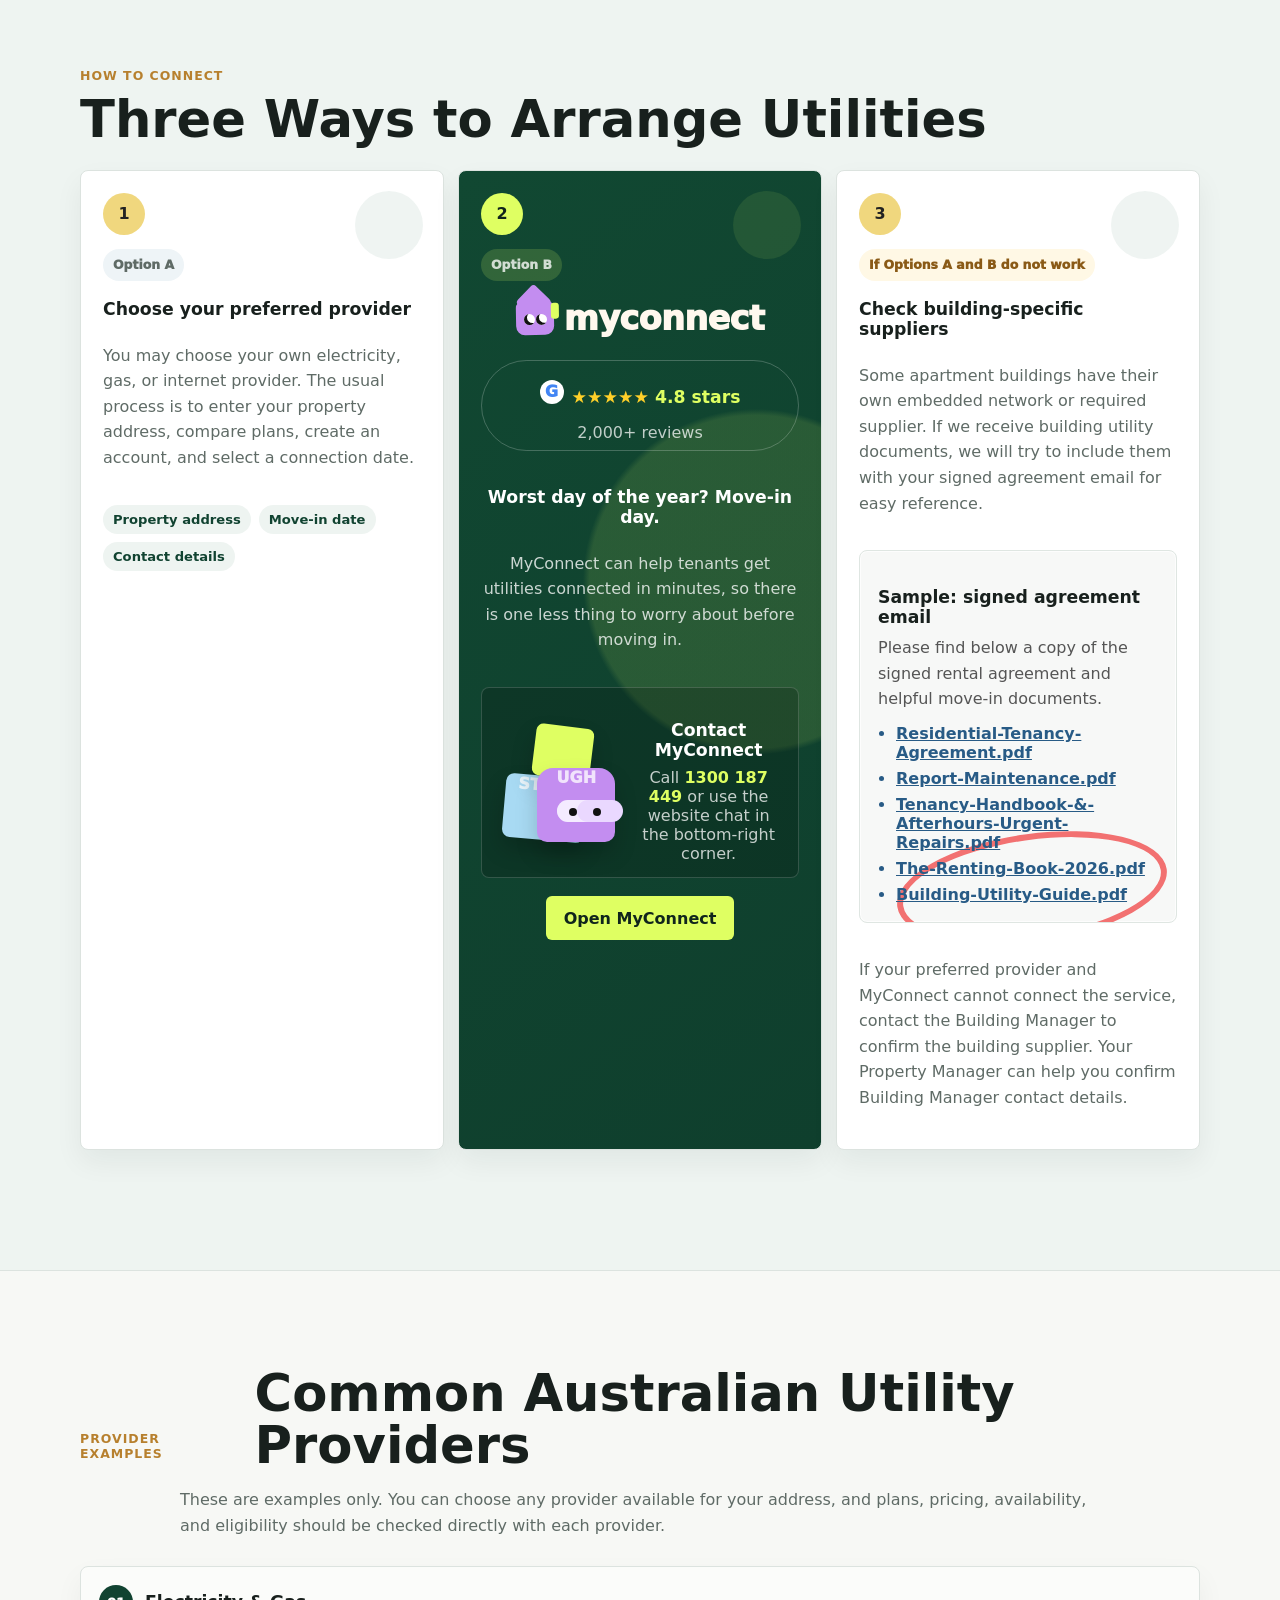
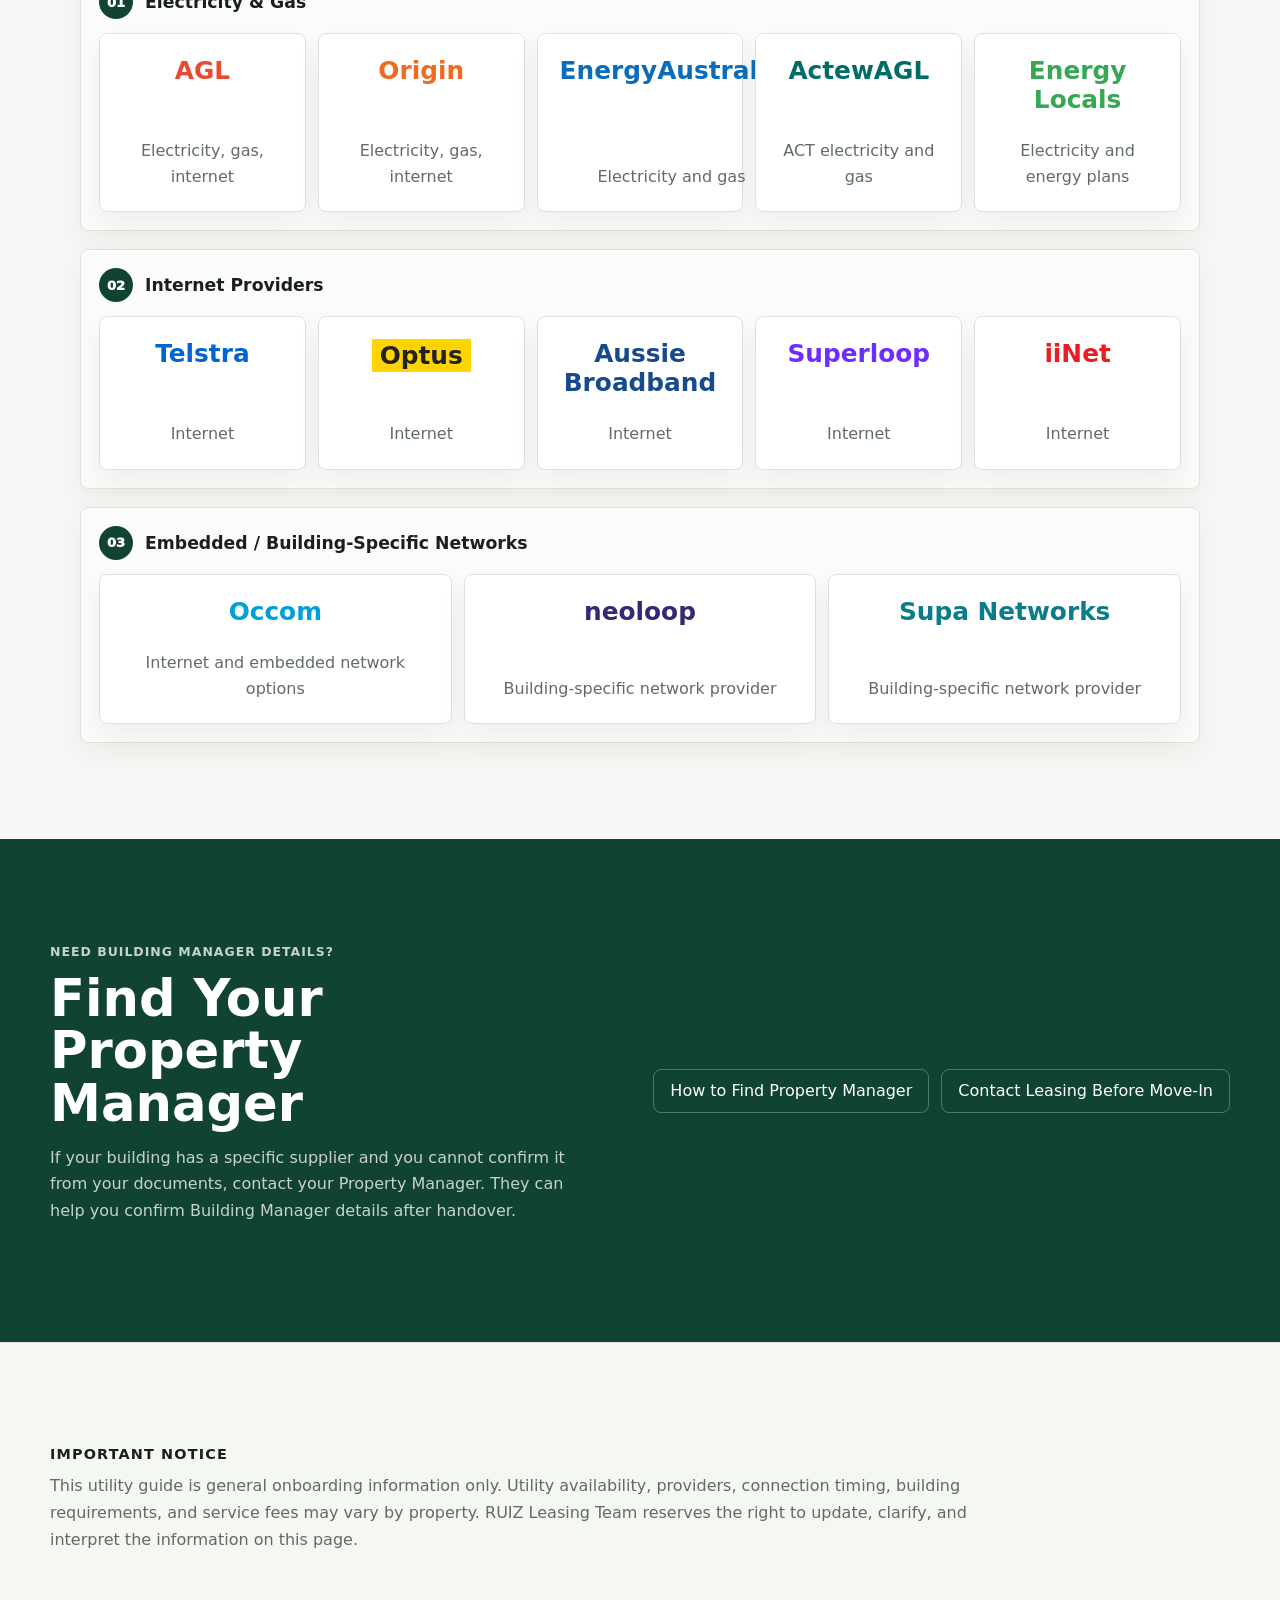
<file: utility.html>
<!doctype html>
<html lang="en">
  <head>
    <meta charset="utf-8" />
    <meta name="viewport" content="width=device-width, initial-scale=1" />
    <title>Utility Connection Guide | RUIZ Leasing Team</title>
    <link rel="icon" href="data:image/svg+xml,%3Csvg xmlns='http://www.w3.org/2000/svg' viewBox='0 0 32 32'%3E%3Crect width='32' height='32' rx='6' fill='%231f6b4a'/%3E%3Ctext x='16' y='22' text-anchor='middle' font-family='Arial' font-size='18' font-weight='700' fill='white'%3ER%3C/text%3E%3C/svg%3E" />
    <link rel="stylesheet" href="./styles.css?v=20260630-neoloop" />
  </head>
  <body class="utility-page">
    <header class="site-header">
      <a class="brand" href="./index.html#top" aria-label="RUIZ Leasing Team">
        <span class="brand-mark">R</span>
        <span>RUIZ LEASING TEAM</span>
      </a>
      <nav class="nav" aria-label="Primary navigation">
        <a href="#responsibility">Responsibility</a>
        <a href="#connect">How to Connect</a>
        <a href="#providers">Providers</a>
        <a href="#manager">Property Manager</a>
        <a href="./index.html#contact">Contact</a>
      </nav>
      <a class="header-action" href="./index.html">Back to Guide</a>
    </header>

    <main>
      <section class="utility-hero">
        <div>
          <p class="eyebrow">Before Move-In</p>
          <h1>Utility Connection Guide</h1>
          <p class="hero-copy">Use this page to arrange electricity, gas, internet, and any building-specific utility connection before you move in. Utility accounts must be connected under the tenant's name unless your lease or building arrangement says otherwise.</p>
          <div class="utility-hero-actions">
            <a class="utility-page-link" href="#connect">Start Utility Setup</a>
            <a class="utility-secondary-link" href="./index.html#move-in-support">Find Property Manager</a>
          </div>
        </div>
      </section>

      <section class="utility-page-section utility-responsibility" id="responsibility">
        <div class="section-heading">
          <p class="eyebrow">Tenant Responsibility</p>
          <h2>Utilities Are Connected by the Tenant</h2>
        </div>
        <div class="utility-flowchart" aria-label="Utility responsibility flow">
          <article>
            <span>01</span>
            <strong>Lease is signed</strong>
            <p>Your tenancy is ready for move-in preparation.</p>
          </article>
          <article>
            <span>02</span>
            <strong>Tenant chooses provider</strong>
            <p>Utilities must be connected under the tenant's own name.</p>
          </article>
          <article>
            <span>03</span>
            <strong>Provider activates service</strong>
            <p>Electricity, gas, and internet are arranged directly with the provider.</p>
          </article>
          <article>
            <span>04</span>
            <strong>Tenant keeps records</strong>
            <p>Save account details, confirmation emails, and reference numbers.</p>
          </article>
        </div>
        <div class="scope-note">
          <strong>Important:</strong>
          <span>Utility connection is the tenant's responsibility and is outside the leasing team's service scope. The agency can provide general guidance, but does not open utility accounts or manage tenant utility bills.</span>
        </div>
      </section>

      <section class="utility-page-section connect-options" id="connect">
        <div>
          <p class="eyebrow">How to Connect</p>
          <h2>Three Ways to Arrange Utilities</h2>
        </div>
        <div class="connect-flow">
          <article class="connect-path direct-path">
            <span class="flow-number">1</span>
            <p class="path-label">Option A</p>
            <strong>Choose your preferred provider</strong>
            <p>You may choose your own electricity, gas, or internet provider. The usual process is to enter your property address, compare plans, create an account, and select a connection date.</p>
            <div class="mini-checks">
              <span>Property address</span>
              <span>Move-in date</span>
              <span>Contact details</span>
            </div>
          </article>

          <article class="connect-path myconnect-card">
            <span class="flow-number">2</span>
            <p class="path-label">Option B</p>
            <div class="myconnect-brand-row">
              <div class="myconnect-house" aria-hidden="true"><span></span></div>
              <div class="myconnect-logo">myconnect</div>
            </div>
            <div class="myconnect-rating">
              <span>G</span>
              <strong>4.8 stars</strong>
              <em>2,000+ reviews</em>
            </div>
            <strong>Worst day of the year? Move-in day.</strong>
            <p>MyConnect can help tenants get utilities connected in minutes, so there is one less thing to worry about before moving in.</p>
            <div class="myconnect-preview myconnect-preview-centered" aria-label="MyConnect contact preview">
              <div class="myconnect-mini-illustration" aria-hidden="true">
                <span class="box-one">Stuff</span>
                <span class="box-two"></span>
                <span class="house-face">UGH</span>
              </div>
              <div>
                <strong>Contact MyConnect</strong>
                <span>Call <b>1300 187 449</b> or use the website chat in the bottom-right corner.</span>
              </div>
            </div>
            <a class="utility-page-link myconnect-button-center" href="https://www.myconnect.com.au/?utm_source=google&utm_medium=cpc&utm_campaign=17667707440&utm_term=electricity&gclid=Cj0KCQjwr4jSBhCSARIsAOX1E-KlTmqe9WYR3p_UB-ZU2BXgkgKnjW8JBnhPnRUg81ZFJpEvOs5Rk2kaAuqQEALw_wcB&gad_source=1&gad_campaignid=17667707440&gbraid=0AAAAABWIZHONCrh0V26VfPpZWOY1F1WTk&gclid=Cj0KCQjwr4jSBhCSARIsAOX1E-KlTmqe9WYR3p_UB-ZU2BXgkgKnjW8JBnhPnRUg81ZFJpEvOs5Rk2kaAuqQEALw_wcB" target="_blank" rel="noreferrer">Open MyConnect</a>
          </article>

          <article class="connect-path building-path">
            <span class="flow-number">3</span>
            <p class="path-label">If Options A and B do not work</p>
            <strong>Check building-specific suppliers</strong>
            <p>Some apartment buildings have their own embedded network or required supplier. If we receive building utility documents, we will try to include them with your signed agreement email for easy reference.</p>
            <div class="attachment-sample" aria-label="Sample signed agreement email attachments">
              <div class="sample-email-copy">
                <strong>Sample: signed agreement email</strong>
                <p>Please find below a copy of the signed rental agreement and helpful move-in documents.</p>
                <ul>
                  <li>Residential-Tenancy-Agreement.pdf</li>
                  <li>Report-Maintenance.pdf</li>
                  <li>Tenancy-Handbook-&-Afterhours-Urgent-Repairs.pdf</li>
                  <li>The-Renting-Book-2026.pdf</li>
                  <li>Building-Utility-Guide.pdf</li>
                </ul>
                <span class="sample-circle" aria-hidden="true"></span>
              </div>
            </div>
            <p>If your preferred provider and MyConnect cannot connect the service, contact the Building Manager to confirm the building supplier. Your Property Manager can help you confirm Building Manager contact details.</p>
          </article>
        </div>
      </section>

      <section class="utility-page-section provider-section" id="providers">
        <div class="section-heading">
          <p class="eyebrow">Provider Examples</p>
          <h2>Common Australian Utility Providers</h2>
        </div>
        <p class="provider-note">These are examples only. You can choose any provider available for your address, and plans, pricing, availability, and eligibility should be checked directly with each provider.</p>
        <div class="provider-category-grid">
          <article class="provider-category">
            <div class="provider-category-heading">
              <span>01</span>
              <strong>Electricity & Gas</strong>
            </div>
            <div class="provider-grid">
              <a class="provider-card agl" href="https://www.agl.com.au/" target="_blank" rel="noreferrer"><strong>AGL</strong><span>Electricity, gas, internet</span></a>
              <a class="provider-card origin" href="https://www.originenergy.com.au/" target="_blank" rel="noreferrer"><strong>Origin</strong><span>Electricity, gas, internet</span></a>
              <a class="provider-card energy-australia" href="https://www.energyaustralia.com.au/" target="_blank" rel="noreferrer"><strong>EnergyAustralia</strong><span>Electricity and gas</span></a>
              <a class="provider-card actew" href="https://www.actewagl.com.au/" target="_blank" rel="noreferrer"><strong>ActewAGL</strong><span>ACT electricity and gas</span></a>
              <a class="provider-card energy-locals" href="https://www.energylocals.com.au/" target="_blank" rel="noreferrer"><strong>Energy Locals</strong><span>Electricity and energy plans</span></a>
            </div>
          </article>

          <article class="provider-category">
            <div class="provider-category-heading">
              <span>02</span>
              <strong>Internet Providers</strong>
            </div>
            <div class="provider-grid">
              <a class="provider-card telstra" href="https://www.telstra.com.au/internet" target="_blank" rel="noreferrer"><strong>Telstra</strong><span>Internet</span></a>
              <a class="provider-card optus" href="https://www.optus.com.au/internet" target="_blank" rel="noreferrer"><strong>Optus</strong><span>Internet</span></a>
              <a class="provider-card aussie" href="https://www.aussiebroadband.com.au/" target="_blank" rel="noreferrer"><strong>Aussie Broadband</strong><span>Internet</span></a>
              <a class="provider-card superloop" href="https://www.superloop.com/" target="_blank" rel="noreferrer"><strong>Superloop</strong><span>Internet</span></a>
              <a class="provider-card iinet" href="https://www.iinet.net.au/" target="_blank" rel="noreferrer"><strong>iiNet</strong><span>Internet</span></a>
            </div>
          </article>

          <article class="provider-category">
            <div class="provider-category-heading">
              <span>03</span>
              <strong>Embedded / Building-Specific Networks</strong>
            </div>
            <div class="provider-grid">
              <a class="provider-card occom" href="https://www.occom.com.au/" target="_blank" rel="noreferrer"><strong>Occom</strong><span>Internet and embedded network options</span></a>
              <a class="provider-card neoloop" href="https://www.neoloop.com.au/rsps" target="_blank" rel="noreferrer"><strong>neoloop</strong><span>Building-specific network provider</span></a>
              <a class="provider-card supa" href="https://supanetworks.au/" target="_blank" rel="noreferrer"><strong>Supa Networks</strong><span>Building-specific network provider</span></a>
            </div>
          </article>
        </div>
      </section>

      <section class="contact-band manager-jump-band" id="manager">
        <div>
          <p class="eyebrow">Need Building Manager Details?</p>
          <h2>Find Your Property Manager</h2>
          <p>If your building has a specific supplier and you cannot confirm it from your documents, contact your Property Manager. They can help you confirm Building Manager details after handover.</p>
        </div>
        <div class="contact-actions">
          <a href="./index.html#move-in-support">How to Find Property Manager</a>
          <a href="./index.html#contact">Contact Leasing Before Move-In</a>
        </div>
      </section>

      <footer class="site-footer" aria-label="Important notice">
        <strong>Important Notice</strong>
        <p>This utility guide is general onboarding information only. Utility availability, providers, connection timing, building requirements, and service fees may vary by property. RUIZ Leasing Team reserves the right to update, clarify, and interpret the information on this page.</p>
      </footer>
    </main>
  </body>
</html>
</file>
<file: styles.css>
:root {
  color-scheme: light;
  --ink: #18201d;
  --muted: #5f6b66;
  --line: #dce3df;
  --paper: #fbfcfa;
  --soft: #eef4f1;
  --green: #1f6b4a;
  --green-dark: #114331;
  --gold: #b7802e;
  --blue: #285b86;
  --white: #ffffff;
  --shadow: 0 18px 50px rgba(24, 32, 29, 0.16);
  --content-max: 1180px;
  --page-gutter: max(18px, calc((100vw - var(--content-max)) / 2));
}

* {
  box-sizing: border-box;
}

html {
  scroll-behavior: smooth;
  overflow-x: hidden;
}

body {
  margin: 0;
  overflow-x: hidden;
  background: var(--paper);
  color: var(--ink);
  font-family: Inter, ui-sans-serif, system-ui, -apple-system, BlinkMacSystemFont, "Segoe UI", sans-serif;
  letter-spacing: 0;
}

a {
  color: inherit;
  text-decoration: none;
}

button,
input {
  font: inherit;
}

.site-header {
  position: sticky;
  top: 0;
  z-index: 20;
  display: flex;
  align-items: center;
  justify-content: space-between;
  gap: 18px;
  min-height: 72px;
  padding: 14px var(--page-gutter);
  background: rgba(251, 252, 250, 0.9);
  border-bottom: 1px solid rgba(220, 227, 223, 0.85);
  backdrop-filter: blur(16px);
}

.brand,
.nav,
.quick-links,
.filter-bar,
.contact-actions {
  display: flex;
  align-items: center;
}

.brand {
  gap: 10px;
  font-weight: 800;
}

.brand-mark {
  display: grid;
  width: 36px;
  height: 36px;
  place-items: center;
  border-radius: 6px;
  background: var(--green);
  color: var(--white);
}

.nav {
  gap: clamp(12px, 2vw, 28px);
  color: var(--muted);
  font-size: 0.95rem;
}

.nav a:hover,
.nav a:focus-visible {
  color: var(--green-dark);
}

.header-action,
.search-shell button,
.chat-form button,
.contact-actions button {
  min-height: 42px;
  border: 0;
  border-radius: 6px;
  background: var(--green);
  color: var(--white);
  padding: 0 16px;
  cursor: pointer;
  font-weight: 750;
}

.hero {
  position: relative;
  min-height: calc(100vh - 72px);
  max-height: 820px;
  display: grid;
  align-items: center;
  overflow: hidden;
}

.hero img {
  position: absolute;
  inset: 0;
  width: 100%;
  height: 100%;
  object-fit: cover;
  object-position: center;
}

.hero-overlay {
  position: absolute;
  inset: 0;
  background:
    linear-gradient(90deg, rgba(16, 25, 21, 0.82) 0%, rgba(16, 25, 21, 0.56) 42%, rgba(16, 25, 21, 0.12) 100%),
    linear-gradient(0deg, rgba(16, 25, 21, 0.2), rgba(16, 25, 21, 0.04));
}

.hero-content {
  position: relative;
  z-index: 1;
  width: min(720px, calc(100% - 36px));
  margin-left: var(--page-gutter);
  color: var(--white);
  padding: 48px 0 84px;
}

.eyebrow {
  margin: 0 0 10px;
  color: var(--gold);
  font-size: 0.78rem;
  font-weight: 850;
  letter-spacing: 0.08em;
  text-transform: uppercase;
}

.hero .eyebrow {
  color: #f0bd63;
}

h1,
h2 {
  margin: 0;
  line-height: 1.02;
  letter-spacing: 0;
}

h1 {
  max-width: 10ch;
  font-size: clamp(3.2rem, 10vw, 7.6rem);
}

h2 {
  font-size: clamp(2rem, 4vw, 3.5rem);
}

.hero-copy {
  max-width: 640px;
  margin: 22px 0 28px;
  color: rgba(255, 255, 255, 0.9);
  font-size: clamp(1rem, 2vw, 1.25rem);
  line-height: 1.7;
}

.search-shell {
  display: flex;
  width: min(640px, 100%);
  min-height: 58px;
  overflow: hidden;
  border: 1px solid rgba(255, 255, 255, 0.34);
  border-radius: 8px;
  background: rgba(255, 255, 255, 0.96);
  box-shadow: var(--shadow);
}

.search-shell input {
  min-width: 0;
  flex: 1;
  border: 0;
  padding: 0 18px;
  color: var(--ink);
  outline: 0;
}

.search-shell button {
  border-radius: 0;
  min-width: 110px;
}

.quick-links {
  flex-wrap: wrap;
  gap: 10px;
  margin-top: 16px;
}

.quick-links button,
.filter,
.topic-tile,
.contact-actions a,
.audience-link {
  border: 1px solid var(--line);
  border-radius: 8px;
}

.quick-links button {
  min-height: 36px;
  padding: 0 12px;
  background: rgba(255, 255, 255, 0.15);
  color: var(--white);
  border-color: rgba(255, 255, 255, 0.28);
  cursor: pointer;
}

.audience-band {
  display: grid;
  grid-template-columns: repeat(3, 1fr);
  gap: 1px;
  margin-top: clamp(22px, 4vw, 52px);
  background: var(--line);
  border-bottom: 1px solid var(--line);
}

.audience-band.four-steps {
  grid-template-columns: repeat(4, 1fr);
}

.audience-band.five-steps {
  grid-template-columns: repeat(5, minmax(0, 1fr));
}

.audience-link {
  display: grid;
  grid-template-columns: 46px minmax(0, 1fr);
  align-items: center;
  gap: 14px;
  min-height: 112px;
  padding: 22px clamp(16px, 2vw, 26px);
  background: var(--white);
  text-align: left;
}

.button-reset {
  width: 100%;
  border: 0;
  cursor: pointer;
  color: inherit;
}

.icon {
  display: grid;
  width: 46px;
  height: 46px;
  place-items: center;
  border-radius: 6px;
  background: var(--soft);
  color: var(--green-dark);
  font-weight: 900;
}

.audience-link strong,
.topic-tile strong,
.process-list strong {
  display: block;
  margin-bottom: 5px;
}

.audience-link strong,
.audience-link small,
.topic-tile strong,
.topic-tile span {
  overflow-wrap: anywhere;
}

.audience-link small,
.topic-tile span,
.process-list p,
.split-section p,
.contact-band p,
.faq-answer p {
  color: var(--muted);
  line-height: 1.65;
}

.section,
.split-section,
.email-guide-section,
.rent-guide-section,
.utility-guide-section,
.keys-guide-section,
.manager-guide-section,
.contact-band,
.site-footer {
  padding: clamp(56px, 8vw, 104px) var(--page-gutter);
}

.section-heading {
  display: flex;
  align-items: end;
  justify-content: space-between;
  gap: 24px;
  max-width: 1160px;
  margin: 0 auto 26px;
}

.filter-bar {
  max-width: 1160px;
  margin: 0 auto 22px;
  gap: 10px;
  overflow-x: auto;
  padding-bottom: 2px;
}

.filter {
  min-height: 40px;
  padding: 0 14px;
  background: var(--white);
  color: var(--muted);
  cursor: pointer;
  white-space: nowrap;
}

.filter.active {
  border-color: var(--green);
  background: var(--green);
  color: var(--white);
}

.faq-list {
  max-width: 1160px;
  margin: 0 auto;
  border-top: 1px solid var(--line);
}

.faq-item {
  border-bottom: 1px solid var(--line);
  background: transparent;
}

.faq-question {
  display: flex;
  align-items: center;
  justify-content: space-between;
  gap: 18px;
  width: 100%;
  min-height: 76px;
  border: 0;
  background: transparent;
  color: var(--ink);
  cursor: pointer;
  padding: 20px 0;
  text-align: left;
  font-size: 1.08rem;
  font-weight: 780;
}

.chevron {
  display: grid;
  width: 34px;
  height: 34px;
  flex: 0 0 auto;
  place-items: center;
  border-radius: 50%;
  border: 1px solid var(--line);
  color: var(--green);
}

.faq-answer {
  display: none;
  max-width: 830px;
  padding: 0 54px 24px 0;
}

.faq-item.open .faq-answer {
  display: block;
}

.faq-item.open .chevron {
  background: var(--green);
  color: var(--white);
  border-color: var(--green);
}

.empty-state {
  max-width: 1160px;
  margin: 20px auto 0;
  color: var(--muted);
}

.email-guide-section {
  display: grid;
  grid-template-columns: minmax(260px, 0.7fr) minmax(340px, 1.3fr);
  gap: clamp(28px, 6vw, 76px);
  align-items: center;
  background: #f6f7f3;
  border-top: 1px solid var(--line);
}

.email-guide-copy p {
  max-width: 520px;
  color: var(--muted);
  line-height: 1.7;
}

.replay-button {
  min-height: 42px;
  margin-top: 12px;
  border: 1px solid var(--green);
  border-radius: 6px;
  background: var(--white);
  color: var(--green-dark);
  padding: 0 16px;
  cursor: pointer;
  font-weight: 800;
}

.email-demo {
  display: grid;
  grid-template-columns: minmax(180px, 0.56fr) minmax(300px, 1fr);
  gap: 18px;
  align-items: start;
}

.email-inbox,
.email-card {
  border: 1px solid var(--line);
  border-radius: 8px;
  background: var(--white);
  box-shadow: 0 16px 36px rgba(24, 32, 29, 0.1);
}

.email-inbox {
  overflow: hidden;
  transform: translateY(16px);
}

.inbox-toolbar {
  display: flex;
  gap: 6px;
  padding: 14px;
  border-bottom: 1px solid var(--line);
  background: var(--soft);
}

.inbox-toolbar span {
  width: 9px;
  height: 9px;
  border-radius: 50%;
  background: #b9c3bd;
}

.inbox-search {
  margin: 14px;
  border: 1px solid var(--line);
  border-radius: 999px;
  background: var(--paper);
  color: var(--muted);
  padding: 10px 12px;
  font-size: 0.82rem;
}

.inbox-row {
  display: grid;
  gap: 4px;
  min-height: 70px;
  padding: 14px;
  border-top: 1px solid var(--line);
  color: var(--muted);
}

.inbox-row strong {
  color: var(--ink);
}

.inbox-row.active {
  position: relative;
  background: #fff7df;
}

.inbox-row.active::before {
  content: "";
  position: absolute;
  inset: 0 auto 0 0;
  width: 4px;
  background: var(--gold);
}

.email-card {
  overflow: hidden;
  opacity: 0.72;
  transform: translateY(18px) scale(0.985);
}

.email-card-header {
  padding: clamp(22px, 4vw, 38px) 24px 18px;
  text-align: center;
  background: var(--white);
  border-bottom: 1px solid var(--line);
}

.ruiz-wordmark {
  color: #050505;
  font-size: clamp(2rem, 6vw, 3.4rem);
  font-weight: 900;
  letter-spacing: 0.18em;
}

.email-subject {
  max-width: 380px;
  margin: 18px auto 0;
  font-size: clamp(1.55rem, 4vw, 2.05rem);
  line-height: 1.25;
  font-weight: 900;
}

.email-body {
  padding: 22px clamp(18px, 4vw, 34px) 30px;
  color: #424742;
  line-height: 1.55;
}

.email-steps {
  display: grid;
  gap: 14px;
  margin: 16px 0 22px;
  padding-left: 22px;
}

.payment-box {
  display: grid;
  gap: 8px;
  max-width: 430px;
  margin-top: 12px;
  border: 1px solid #5b615d;
  border-radius: 6px;
  padding: 14px;
  background: #fbfcfa;
}

.payment-box div {
  display: grid;
  grid-template-columns: minmax(136px, 0.8fr) 1fr;
  gap: 12px;
}

.sign-now {
  display: block;
  min-height: 44px;
  margin: 22px auto 0;
  border: 0;
  border-radius: 6px;
  background: #4c4f59;
  color: var(--white);
  padding: 0 26px;
  font-weight: 900;
}

.email-highlight {
  border-radius: 4px;
  background-image: linear-gradient(transparent 40%, rgba(242, 204, 99, 0.9) 40%);
  background-size: 0% 100%;
  background-repeat: no-repeat;
}

.payment-box.email-highlight {
  background-image: none;
  box-shadow: 0 0 0 0 rgba(183, 128, 46, 0);
}

.email-guide-section.animate .email-card {
  animation: openEmail 700ms ease 240ms both;
}

.email-guide-section.animate .highlight-subject {
  animation: markText 750ms ease 900ms both;
}

.email-guide-section.animate .highlight-payment {
  animation: pulsePayment 900ms ease 1600ms both;
}

.email-guide-section.animate .highlight-sign-word {
  animation: markText 650ms ease 2450ms both;
}

.email-guide-section.animate .highlight-button {
  animation: pulseButton 850ms ease 3000ms both;
}

@keyframes openEmail {
  from {
    opacity: 0.72;
    transform: translateY(18px) scale(0.985);
  }

  to {
    opacity: 1;
    transform: translateY(0) scale(1);
  }
}

@keyframes markText {
  from {
    background-size: 0% 100%;
  }

  to {
    background-size: 100% 100%;
  }
}

@keyframes pulsePayment {
  0% {
    box-shadow: 0 0 0 0 rgba(183, 128, 46, 0);
    border-color: #5b615d;
  }

  45% {
    box-shadow: 0 0 0 8px rgba(183, 128, 46, 0.2);
    border-color: var(--gold);
  }

  100% {
    box-shadow: 0 0 0 3px rgba(183, 128, 46, 0.18);
    border-color: var(--gold);
  }
}

@keyframes pulseButton {
  0% {
    transform: scale(1);
    box-shadow: 0 0 0 0 rgba(183, 128, 46, 0);
  }

  50% {
    transform: scale(1.04);
    box-shadow: 0 0 0 8px rgba(183, 128, 46, 0.24);
  }

  100% {
    transform: scale(1);
    box-shadow: 0 0 0 3px rgba(183, 128, 46, 0.18);
  }
}

.rent-guide-section {
  display: grid;
  grid-template-columns: minmax(260px, 0.7fr) minmax(340px, 1.3fr);
  gap: clamp(28px, 6vw, 76px);
  align-items: center;
  border-top: 1px solid var(--line);
  background: #f7f3f8;
}

.rent-guide-copy p {
  max-width: 540px;
  color: var(--muted);
  line-height: 1.7;
}

.store-links {
  display: flex;
  flex-wrap: wrap;
  gap: 10px;
  margin: 20px 0 4px;
}

.store-links a {
  display: grid;
  min-height: 42px;
  place-items: center;
  border: 1px solid var(--line);
  border-radius: 6px;
  background: var(--white);
  color: var(--green-dark);
  padding: 0 14px;
  font-weight: 800;
}

.sorted-demo {
  display: grid;
  gap: 20px;
  align-items: center;
}

.rent-orbit-demo {
  grid-template-columns: minmax(220px, 0.7fr) minmax(360px, 1.3fr);
}

.download-card,
.rent-phone-card {
  border: 1px solid var(--line);
  background: var(--white);
  box-shadow: 0 16px 36px rgba(24, 32, 29, 0.1);
}

.download-card {
  display: grid;
  grid-template-columns: 72px 1fr;
  gap: 14px;
  align-items: center;
  border-radius: 8px;
  padding: 20px;
}

.sorted-app-icon {
  width: 72px;
  height: 72px;
  border-radius: 18px;
  object-fit: cover;
  box-shadow: 0 8px 18px rgba(45, 21, 72, 0.18);
}

.download-card strong,
.download-card span {
  display: block;
}

.download-card strong {
  font-size: 1.35rem;
}

.download-card span {
  color: var(--muted);
  margin-top: 3px;
}

.download-card button {
  grid-column: 2;
  justify-self: start;
  min-height: 38px;
  border: 0;
  border-radius: 999px;
  background: #0a84ff;
  color: var(--white);
  padding: 0 22px;
  font-weight: 900;
}

.rent-screen-stack {
  position: relative;
  overflow: hidden;
  min-height: 600px;
  perspective: 1200px;
}

.rent-phone-card {
  position: absolute;
  top: 20px;
  left: 50%;
  overflow: hidden;
  width: min(100%, 330px);
  min-height: 535px;
  transform: translateX(-50%);
  justify-self: center;
  border-radius: 26px;
  padding: 22px 18px 0;
  transform-origin: center bottom;
}

.rent-card-profile {
  z-index: 1;
  transform: translateX(-68%) rotate(-8deg) scale(0.88);
}

.rent-card-wallet {
  z-index: 2;
  transform: translateX(-50%) rotate(0deg) scale(0.94);
}

.rent-card-methods {
  z-index: 3;
  transform: translateX(-32%) rotate(8deg) scale(0.88);
}

.rent-card-add {
  z-index: 4;
  transform: translateX(-50%) translateY(28px) rotate(0deg) scale(0.82);
  opacity: 0;
}

.screen-status,
.screen-nav {
  display: flex;
  justify-content: space-between;
  color: #111;
  font-weight: 800;
}

.phone-status,
.phone-nav {
  display: flex;
  justify-content: space-between;
  color: #111;
  font-weight: 800;
}

.screen-menu {
  width: 24px;
  height: 18px;
  margin: 40px 0 34px;
  background: linear-gradient(#111 0 2px, transparent 2px 8px, #111 8px 10px, transparent 10px 16px, #111 16px 18px);
}

.rent-phone-card h3 {
  margin: 0 0 24px;
  font-size: clamp(1.45rem, 3vw, 2rem);
}

.rent-phone-card p {
  color: #777;
  line-height: 1.5;
  margin: -12px 0 24px;
}

.screen-topline {
  margin: 32px 0 36px;
  font-size: 2rem;
  font-weight: 700;
}

.screen-tabs {
  display: grid;
  grid-template-columns: repeat(3, 1fr);
  gap: 10px;
  text-align: center;
  color: #a7a7a7;
  border-bottom: 1px solid #ececec;
  margin-bottom: 20px;
}

.screen-tabs strong {
  color: var(--ink);
  border-bottom: 3px solid #f15b78;
  padding-bottom: 12px;
}

.screen-tabs span {
  padding-bottom: 12px;
}

.balance-card,
.screen-list,
.screen-choice {
  border: 1px solid #e7e7e7;
  border-radius: 8px;
  background: var(--white);
}

.balance-card {
  display: grid;
  grid-template-columns: 1fr 1fr;
  gap: 12px;
  margin: 20px 0 14px;
  padding: 22px 14px;
  text-align: center;
}

.balance-card strong,
.balance-card span {
  display: block;
}

.balance-card strong {
  color: #2b1647;
  font-size: 1.7rem;
}

.balance-card span {
  color: #2b1647;
  margin-top: 4px;
}

.balance-card button {
  grid-column: 1 / -1;
  justify-self: center;
  border: 0;
  background: transparent;
  color: #2b1647;
  font-size: 1.15rem;
  font-weight: 800;
}

.screen-list {
  overflow: hidden;
}

.screen-list.compact {
  margin-top: 24px;
}

.profile-summary-card,
.personal-details-card {
  border: 1px solid #e7e7e7;
  border-radius: 8px;
  background: var(--white);
  box-shadow: 0 8px 20px rgba(24, 32, 29, 0.04);
}

.profile-summary-card {
  display: grid;
  grid-template-columns: 48px 1fr;
  gap: 14px;
  align-items: center;
  margin: 16px 0 12px;
  padding: 16px 14px;
}

.profile-avatar {
  display: grid;
  width: 48px;
  height: 48px;
  place-items: center;
  border-radius: 50%;
  background: #8c63df;
  color: var(--white);
  font-weight: 900;
}

.profile-summary-card strong,
.profile-summary-card span {
  display: block;
}

.profile-summary-card span,
.personal-details-card span {
  color: #a6a6a6;
}

.personal-details-card {
  padding: 16px 14px;
}

.personal-details-card h4 {
  margin: 0 0 14px;
  border-bottom: 1px solid #ededed;
  padding-bottom: 12px;
  font-size: 1.05rem;
}

.personal-details-card div {
  position: relative;
  display: grid;
  gap: 4px;
  margin-bottom: 12px;
}

.personal-details-card span {
  font-size: 0.76rem;
  font-weight: 850;
  text-transform: uppercase;
}

.personal-details-card strong {
  color: #222;
  font-weight: 850;
}

.personal-details-card em {
  position: absolute;
  right: 0;
  top: 2px;
  color: #f15b78;
  font-style: normal;
  font-weight: 900;
}

.delete-account-demo {
  width: 100%;
  min-height: 44px;
  margin-top: 12px;
  border: 0;
  border-radius: 8px;
  background: #ff4f63;
  color: var(--white);
  font-weight: 900;
}

.screen-list.plain {
  border: 0;
}

.screen-row {
  display: grid;
  grid-template-columns: 1fr 18px;
  gap: 12px;
  align-items: center;
  min-height: 68px;
  padding: 0 16px;
  border-bottom: 1px solid #ededed;
  font-weight: 800;
}

.screen-row:last-child {
  border-bottom: 0;
}

.screen-row span,
.screen-row b {
  color: #222;
}

.screen-row.muted span,
.screen-row.muted b {
  color: #8b8b8b;
}

.screen-row.highlight {
  position: relative;
  background: #fff7f9;
  box-shadow: inset 0 0 0 2px rgba(241, 91, 120, 0.34);
}

.screen-choice {
  min-height: 76px;
  display: flex;
  align-items: center;
  margin-bottom: 16px;
  padding: 0 24px;
  color: #222;
  font-size: 1.15rem;
  font-weight: 900;
}

.screen-actions {
  position: absolute;
  inset: auto 18px 22px;
  display: grid;
  gap: 10px;
}

.screen-actions button {
  min-height: 48px;
  border: 1px solid #e7e7e7;
  border-radius: 7px;
  background: var(--white);
  font-weight: 900;
}

.screen-actions button:disabled {
  color: #999;
  background: #f5f5f5;
}

.screen-nav {
  position: absolute;
  inset: auto 0 0;
  padding: 14px 28px 24px;
  border-top: 1px solid #e7e7e7;
  background: rgba(255, 255, 255, 0.96);
  color: #aaa;
}

.screen-nav strong {
  color: #2b1647;
}

.phone-nav {
  position: absolute;
  inset: auto 0 0;
  padding: 14px 28px 24px;
  border-top: 1px solid #e7e7e7;
  background: rgba(255, 255, 255, 0.96);
  color: #aaa;
}

.phone-nav strong {
  color: #2b1647;
}

.tap-ring {
  position: absolute;
  right: 18px;
  top: 74px;
  border: 1px solid rgba(241, 91, 120, 0.45);
  border-radius: 999px;
  background: #fff7f9;
  color: #a82f4a;
  padding: 7px 12px;
  font-size: 0.8rem;
  font-weight: 900;
  opacity: 0;
}

.wallet-ring {
  top: 120px;
}

.methods-ring {
  top: 190px;
}

.rent-animation-steps {
  grid-column: 1 / -1;
  display: grid;
  grid-template-columns: repeat(5, 1fr);
  gap: 10px;
  margin: 0;
  padding: 0;
  list-style: none;
}

.rent-animation-steps li {
  min-height: 64px;
  border: 1px solid var(--line);
  border-radius: 8px;
  background: var(--white);
  padding: 12px;
  color: var(--muted);
  font-weight: 800;
}

.rent-guide-section.animate-rent .stage-download {
  animation: liftSortedCard 700ms ease 200ms both;
}

.rent-guide-section.animate-rent .stage-profile {
  animation: stackProfile 900ms ease 650ms both;
}

.rent-guide-section.animate-rent .stage-wallet {
  animation: stackWallet 900ms ease 1050ms both;
}

.rent-guide-section.animate-rent .stage-methods {
  animation: stackMethods 900ms ease 1450ms both;
}

.rent-guide-section.animate-rent .stage-add {
  animation: stackAdd 900ms ease 1850ms both;
}

.rent-guide-section.animate-rent .payment-methods {
  animation: pulsePaymentMethod 900ms ease 1900ms both;
}

.rent-guide-section.animate-rent .add-method {
  animation: pulsePaymentMethod 900ms ease 2350ms both;
}

.rent-guide-section.animate-rent .tap-ring {
  animation: ringIn 700ms ease 1300ms both;
}

.rent-guide-section.animate-rent .rent-step-download {
  animation: activateStep 500ms ease 300ms both;
}

.rent-guide-section.animate-rent .rent-step-profile {
  animation: activateStep 500ms ease 900ms both;
}

.rent-guide-section.animate-rent .rent-step-wallet {
  animation: activateStep 500ms ease 1350ms both;
}

.rent-guide-section.animate-rent .rent-step-payment {
  animation: activateStep 500ms ease 1850ms both;
}

.rent-guide-section.animate-rent .rent-step-add {
  animation: activateStep 500ms ease 2350ms both;
}

@keyframes liftSortedCard {
  from {
    opacity: 0.7;
    transform: translateY(18px);
  }

  to {
    opacity: 1;
    transform: translateY(0);
  }
}

@keyframes stackProfile {
  from {
    opacity: 0;
    transform: translateX(-74%) translateY(40px) rotate(-16deg) scale(0.8);
  }

  to {
    opacity: 0.72;
    transform: translateX(-68%) rotate(-8deg) scale(0.88);
  }
}

@keyframes stackWallet {
  from {
    opacity: 0;
    transform: translateX(-50%) translateY(40px) rotate(-5deg) scale(0.84);
  }

  to {
    opacity: 0.94;
    transform: translateX(-50%) rotate(0deg) scale(0.94);
  }
}

@keyframes stackMethods {
  from {
    opacity: 0;
    transform: translateX(-26%) translateY(40px) rotate(16deg) scale(0.8);
  }

  to {
    opacity: 0.86;
    transform: translateX(-32%) rotate(8deg) scale(0.88);
  }
}

@keyframes stackAdd {
  from {
    opacity: 0;
    transform: translateX(-50%) translateY(60px) rotate(0deg) scale(0.78);
  }

  to {
    opacity: 1;
    transform: translateX(-50%) translateY(28px) rotate(0deg) scale(0.82);
  }
}

@keyframes pulsePaymentMethod {
  0% {
    background: var(--white);
    box-shadow: inset 0 0 0 0 rgba(241, 91, 120, 0);
  }

  50% {
    background: #fff1f4;
    box-shadow: inset 0 0 0 3px rgba(241, 91, 120, 0.45);
  }

  100% {
    background: #fff7f9;
    box-shadow: inset 0 0 0 2px rgba(241, 91, 120, 0.35);
  }
}

@keyframes ringIn {
  from {
    opacity: 0;
    transform: scale(0.92);
  }

  to {
    opacity: 1;
    transform: scale(1);
  }
}

@keyframes activateStep {
  from {
    border-color: var(--line);
    color: var(--muted);
    transform: translateY(0);
  }

  to {
    border-color: #f15b78;
    color: var(--ink);
    transform: translateY(-2px);
  }
}

.rent-step-demo {
  grid-template-columns: 1fr;
  align-items: stretch;
}

.rent-step-demo .download-card {
  position: relative;
  grid-template-columns: 64px minmax(0, 1fr) auto;
  min-height: 118px;
  align-items: center;
  padding: 42px 24px 56px;
}

.rent-step-demo .download-card .sorted-app-icon {
  width: 64px;
  height: 64px;
  border-radius: 16px;
}

.rent-step-demo .download-card button {
  grid-column: auto;
  justify-self: end;
}

.rent-step-demo .download-card .action-callout {
  grid-column: 2 / -1;
  inset: auto 40px 16px 102px;
  margin: 0;
}

.rent-step-demo .rent-screen-stack {
  display: grid;
  grid-template-columns: repeat(auto-fit, minmax(240px, 1fr));
  gap: 18px;
  min-height: 0;
  overflow: visible;
  perspective: none;
}

.rent-step-demo .rent-phone-card {
  position: relative;
  inset: auto;
  left: auto;
  top: auto;
  width: 100%;
  min-height: 640px;
  transform: none;
  opacity: 1;
  border-radius: 18px;
  padding: 56px 16px 96px;
}

.step-badge {
  position: absolute;
  top: 16px;
  left: 16px;
  z-index: 8;
  display: inline-grid;
  min-width: 64px;
  min-height: 32px;
  place-items: center;
  border-radius: 999px;
  background: #dfff62;
  color: #10251c;
  padding: 0 13px;
  font-size: 0.84rem;
  font-weight: 950;
  box-shadow: 0 8px 18px rgba(16, 37, 28, 0.16);
}

.rent-step-demo .download-card .step-badge {
  top: 18px;
  left: 18px;
}

.gesture-arrow {
  position: absolute;
  z-index: 7;
  display: grid;
  width: 34px;
  height: 34px;
  place-items: center;
  border-radius: 50%;
  background: #f15b78;
  color: var(--white);
  font-size: 1.2rem;
  font-weight: 950;
  box-shadow: 0 10px 22px rgba(241, 91, 120, 0.34);
}

.tap-target {
  position: absolute;
  z-index: 6;
  border: 2px solid #f15b78;
  border-radius: 999px;
  background: rgba(255, 247, 249, 0.76);
  color: #9f2942;
  padding: 7px 11px;
  font-size: 0.78rem;
  font-weight: 950;
  box-shadow: 0 0 0 6px rgba(241, 91, 120, 0.12);
}

.profile-arrow {
  top: 246px;
  left: 50%;
  transform: translateX(-50%);
}

.profile-target {
  top: 206px;
  left: 50%;
  transform: translateX(-50%);
}

.wallet-arrow {
  top: 158px;
  left: 50%;
  transform: translateX(-50%);
}

.wallet-target {
  top: 118px;
  left: 50%;
  transform: translateX(-50%);
}

.methods-arrow {
  right: 20px;
  top: 408px;
}

.methods-target {
  right: 18px;
  top: 360px;
}

.add-arrow {
  right: 28px;
  top: 410px;
}

.add-target {
  right: 18px;
  top: 362px;
}

.action-callout {
  position: absolute;
  inset: auto 16px 16px;
  margin: 0;
  border-radius: 8px;
  background: #fff7f9;
  color: #3d2b32;
  padding: 11px 12px;
  font-size: 0.88rem;
  font-weight: 850;
  line-height: 1.35;
  box-shadow: inset 0 0 0 1px rgba(241, 91, 120, 0.18);
}

.action-callout strong {
  color: #9f2942;
}

.rent-step-demo .screen-nav {
  padding-bottom: 64px;
}

.rent-step-demo .screen-actions {
  position: static;
  margin-top: 18px;
}

.rent-step-demo .rent-card-add .screen-actions {
  margin-bottom: 74px;
}

.rent-step-demo .rent-card-add {
  padding-bottom: 100px;
}

.rent-step-demo .rent-card-profile,
.rent-step-demo .rent-card-wallet,
.rent-step-demo .rent-card-methods,
.rent-step-demo .rent-card-add {
  transform: none;
}

.rent-guide-section.animate-rent .rent-step-demo .stage-profile,
.rent-guide-section.animate-rent .rent-step-demo .stage-wallet,
.rent-guide-section.animate-rent .rent-step-demo .stage-methods,
.rent-guide-section.animate-rent .rent-step-demo .stage-add {
  animation: guideCardIn 560ms ease both;
}

.rent-guide-section.animate-rent .rent-step-demo .stage-wallet {
  animation-delay: 180ms;
}

.rent-guide-section.animate-rent .rent-step-demo .stage-methods {
  animation-delay: 360ms;
}

.rent-guide-section.animate-rent .rent-step-demo .stage-add {
  animation-delay: 540ms;
}

.rent-guide-section.animate-rent .gesture-arrow,
.rent-guide-section.animate-rent .tap-target {
  animation: guidePulse 900ms ease both;
}

@keyframes guideCardIn {
  from {
    opacity: 0;
    transform: translateY(18px);
  }

  to {
    opacity: 1;
    transform: translateY(0);
  }
}

@keyframes guidePulse {
  0% {
    opacity: 0;
    box-shadow: 0 0 0 0 rgba(241, 91, 120, 0);
  }

  55% {
    opacity: 1;
    box-shadow: 0 0 0 8px rgba(241, 91, 120, 0.16);
  }

  100% {
    opacity: 1;
    box-shadow: 0 0 0 6px rgba(241, 91, 120, 0.12);
  }
}

.utility-guide-section {
  display: grid;
  grid-template-columns: minmax(260px, 0.8fr) minmax(340px, 1.2fr);
  gap: clamp(28px, 6vw, 76px);
  align-items: center;
  border-top: 1px solid var(--line);
  background: #f2f6f1;
}

.utility-guide-copy p {
  max-width: 560px;
  color: var(--muted);
  line-height: 1.7;
}

.utility-actions {
  display: flex;
  flex-wrap: wrap;
  gap: 12px;
  margin-top: 22px;
}

.utility-page-link {
  display: inline-grid;
  min-height: 44px;
  place-items: center;
  border-radius: 6px;
  background: var(--green-dark);
  color: var(--white);
  padding: 0 18px;
  font-weight: 900;
}

.utility-preview {
  position: relative;
  min-height: 390px;
  display: grid;
  place-items: center;
}

.utility-orbit {
  position: absolute;
  inset: 26px;
  border: 1px dashed rgba(31, 107, 74, 0.26);
  border-radius: 999px;
  animation: utilityOrbit 12s linear infinite;
}

.utility-orbit span {
  position: absolute;
  display: grid;
  min-width: 112px;
  min-height: 42px;
  place-items: center;
  border: 1px solid var(--line);
  border-radius: 999px;
  background: var(--white);
  color: var(--green-dark);
  font-weight: 900;
  box-shadow: 0 12px 24px rgba(24, 32, 29, 0.08);
}

.utility-orbit span:nth-child(1) {
  top: -20px;
  left: 50%;
  transform: translateX(-50%);
}

.utility-orbit span:nth-child(2) {
  right: -28px;
  top: 50%;
  transform: translateY(-50%);
}

.utility-orbit span:nth-child(3) {
  left: -28px;
  top: 50%;
  transform: translateY(-50%);
}

.utility-card-main {
  position: relative;
  z-index: 2;
  max-width: 330px;
  border: 1px solid var(--line);
  border-radius: 8px;
  background: var(--white);
  padding: 28px;
  text-align: center;
  box-shadow: 0 18px 36px rgba(24, 32, 29, 0.12);
}

.utility-card-main strong {
  display: block;
  font-size: 1.55rem;
}

.utility-card-main p {
  color: var(--muted);
  line-height: 1.6;
}

.utility-card-main a {
  display: inline-grid;
  min-height: 40px;
  place-items: center;
  border-radius: 6px;
  background: #f0d77e;
  color: #222;
  padding: 0 16px;
  font-weight: 900;
}

.utility-guide-section.animate-utility .utility-card-main {
  animation: utilityCardPop 620ms ease both;
}

.utility-guide-section.animate-utility .utility-orbit span {
  animation: utilityChipIn 560ms ease both;
}

.utility-guide-section.animate-utility .utility-orbit span:nth-child(2) {
  animation-delay: 140ms;
}

.utility-guide-section.animate-utility .utility-orbit span:nth-child(3) {
  animation-delay: 280ms;
}

@keyframes utilityOrbit {
  to {
    transform: rotate(360deg);
  }
}

@keyframes utilityCardPop {
  from {
    opacity: 0.7;
    transform: translateY(18px) scale(0.96);
  }

  to {
    opacity: 1;
    transform: translateY(0) scale(1);
  }
}

@keyframes utilityChipIn {
  from {
    opacity: 0;
  }

  to {
    opacity: 1;
  }
}

.keys-guide-section {
  display: grid;
  grid-template-columns: minmax(260px, 0.7fr) minmax(340px, 1.3fr);
  gap: clamp(28px, 6vw, 76px);
  align-items: center;
  border-top: 1px solid var(--line);
  background: #eef4f7;
}

.keys-guide-copy p {
  max-width: 520px;
  color: var(--muted);
  line-height: 1.7;
}

.map-demo {
  position: relative;
  min-height: 460px;
  display: grid;
  align-items: center;
}

.map-panel {
  position: relative;
  overflow: hidden;
  min-height: 390px;
  border: 1px solid var(--line);
  border-radius: 8px;
  background: var(--white);
  box-shadow: 0 16px 36px rgba(24, 32, 29, 0.1);
}

.map-card {
  position: absolute;
  inset: 0 auto 0 0;
  z-index: 2;
  width: min(360px, 52%);
  padding: 24px;
  background: rgba(255, 255, 255, 0.96);
  border-right: 1px solid var(--line);
}

.map-card strong,
.map-card span {
  display: block;
}

.map-card strong {
  font-size: 1.55rem;
}

.map-card span,
.map-card p {
  color: var(--muted);
}

.map-actions {
  display: grid;
  grid-template-columns: repeat(3, 1fr);
  gap: 10px;
  margin: 28px 0;
}

.map-actions span {
  display: grid;
  min-height: 52px;
  place-items: center;
  border-radius: 8px;
  background: #dff5f6;
  color: #00646b;
  font-size: 0.82rem;
  font-weight: 800;
  text-align: center;
}

.map-address-small,
.map-time-small {
  padding-left: 26px;
  line-height: 1.5;
}

.map-address-small::before,
.map-time-small::before {
  display: inline-block;
  width: 22px;
  margin-left: -26px;
  color: #00838c;
  font-weight: 900;
}

.map-address-small::before {
  content: "⌖";
}

.map-time-small::before {
  content: "◷";
}

.map-canvas {
  position: absolute;
  inset: 0 0 0 min(360px, 52%);
  overflow: hidden;
  background: #edf3f5;
}

.map-canvas iframe {
  width: 100%;
  height: 100%;
  min-height: 390px;
  border: 0;
}

.address-popout {
  position: absolute;
  left: clamp(18px, 8vw, 90px);
  right: clamp(18px, 8vw, 90px);
  bottom: 26px;
  z-index: 4;
  display: grid;
  gap: 8px;
  border-radius: 8px;
  background: var(--green-dark);
  color: var(--white);
  padding: clamp(18px, 3vw, 28px);
  box-shadow: 0 18px 44px rgba(17, 67, 49, 0.28);
  opacity: 0;
  transform: translateY(24px) scale(0.97);
}

.address-popout strong {
  font-size: clamp(1.2rem, 3.4vw, 2.25rem);
  line-height: 1.12;
  letter-spacing: 0;
  overflow-wrap: anywhere;
}

.address-popout span {
  color: rgba(255, 255, 255, 0.78);
  font-weight: 900;
}

.keys-guide-section.animate-keys .map-panel {
  animation: focusMap 850ms ease 400ms both;
}

.keys-guide-section.animate-keys .address-popout {
  animation: popAddress 700ms ease 1150ms both;
}

@keyframes focusMap {
  0% {
    transform: scale(0.985);
    box-shadow: 0 16px 36px rgba(24, 32, 29, 0.1);
  }

  55% {
    transform: scale(1.01);
    box-shadow: 0 20px 44px rgba(17, 67, 49, 0.18);
  }

  100% {
    transform: scale(1);
    box-shadow: 0 16px 36px rgba(24, 32, 29, 0.1);
  }
}

@keyframes popAddress {
  from {
    opacity: 0;
    transform: translateY(24px) scale(0.97);
  }

  to {
    opacity: 1;
    transform: translateY(0) scale(1);
  }
}

.manager-guide-section {
  display: grid;
  grid-template-columns: minmax(260px, 0.7fr) minmax(340px, 1.3fr);
  gap: clamp(28px, 6vw, 76px);
  align-items: center;
  border-top: 1px solid var(--line);
  background: #f8f6f0;
}

.manager-guide-copy p {
  max-width: 540px;
  color: var(--muted);
  line-height: 1.7;
}

.handoff-note {
  display: grid;
  gap: 4px;
  max-width: 560px;
  margin: 20px 0 8px;
  border-left: 4px solid var(--gold);
  border-radius: 6px;
  background: var(--white);
  padding: 16px 18px;
  box-shadow: 0 12px 24px rgba(24, 32, 29, 0.06);
}

.handoff-note span {
  color: var(--muted);
  line-height: 1.55;
}

.handoff-demo {
  display: grid;
  grid-template-columns: repeat(2, minmax(260px, 1fr));
  gap: 18px;
  align-items: start;
}

.handoff-phone {
  position: relative;
  overflow: hidden;
  min-height: 620px;
  border: 1px solid var(--line);
  border-radius: 28px;
  background: #ffffff;
  padding: 22px 18px 70px;
  box-shadow: 0 16px 36px rgba(24, 32, 29, 0.1);
}

.handoff-top {
  display: flex;
  align-items: center;
  justify-content: space-between;
  gap: 12px;
  margin: 42px 0 28px;
}

.handoff-top .phone-menu {
  margin: 0;
  flex: 0 0 auto;
}

.hidden-address-pill {
  max-width: 220px;
  min-height: 42px;
  border: 1px solid #ededed;
  border-radius: 999px;
  background: #f8f8f8;
  color: var(--ink);
  padding: 0 14px;
  cursor: pointer;
  font-weight: 900;
  overflow: hidden;
  text-overflow: ellipsis;
  white-space: nowrap;
}

.handoff-phone h3 {
  margin: 0 0 26px;
  font-size: 2.15rem;
}

.dashboard-tabs {
  display: grid;
  grid-template-columns: repeat(3, 1fr);
  gap: 16px;
  margin-bottom: 24px;
  border-bottom: 1px solid #ececec;
  color: #aaa;
  font-weight: 850;
  text-align: center;
}

.dashboard-tabs strong,
.dashboard-tabs span {
  padding-bottom: 13px;
}

.dashboard-tabs strong {
  color: var(--ink);
  border-bottom: 3px solid #f15b78;
}

.dashboard-section-title {
  display: flex;
  align-items: center;
  justify-content: space-between;
  gap: 12px;
  margin: 0 0 12px;
}

.dashboard-section-title strong {
  color: var(--ink);
  font-size: 1.25rem;
  font-weight: 900;
}

.dashboard-section-title span {
  color: #aaa;
  font-weight: 850;
}

.property-card-trigger,
.service-card-mini,
.details-card,
.agent-card,
.manager-message {
  border: 1px solid #ececec;
  border-radius: 8px;
  background: var(--white);
}

.property-card-trigger {
  position: relative;
  display: grid;
  grid-template-columns: 1fr 28px;
  gap: 4px;
  align-items: center;
  min-height: 96px;
  width: 100%;
  border: 1px solid #ececec;
  margin-bottom: 34px;
  padding: 18px;
  cursor: pointer;
  text-align: left;
  color: var(--ink);
  box-shadow: 0 8px 18px rgba(24, 32, 29, 0.06);
}

.property-card-trigger strong,
.property-card-trigger span {
  overflow: hidden;
  text-overflow: ellipsis;
  white-space: nowrap;
}

.property-card-trigger span {
  color: #aaa;
}

.property-card-trigger b {
  grid-row: 1 / span 2;
  grid-column: 2;
  color: #2b1647;
  font-size: 1.5rem;
}

.service-card-mini {
  display: grid;
  gap: 8px;
  width: 145px;
  min-height: 138px;
  padding: 16px;
}

.service-card-mini span {
  color: #aaa;
  font-weight: 800;
}

.service-card-mini strong {
  font-size: 1.45rem;
}

.service-card-mini em {
  color: #00838c;
  font-style: normal;
  font-weight: 850;
}

.details-screen {
  opacity: 0.72;
  transform: translateX(20px) scale(0.985);
}

.details-title {
  margin: 42px 0 18px;
  color: var(--ink);
  font-weight: 900;
  text-align: center;
  white-space: nowrap;
  overflow: hidden;
  text-overflow: ellipsis;
}

.property-hero {
  min-height: 145px;
  margin: 0 -18px 16px;
  background:
    linear-gradient(180deg, rgba(255, 255, 255, 0) 0 62%, rgba(255, 255, 255, 0.92) 63%),
    linear-gradient(120deg, #a9d1f4 0 44%, #eff6ff 44% 48%, #75a35d 49% 100%);
}

.details-card,
.agent-card,
.manager-message {
  display: grid;
  gap: 14px;
  margin-bottom: 16px;
  padding: 18px;
}

.details-card h3,
.agent-card h3 {
  margin: 0;
  font-size: 1.35rem;
}

.details-card div,
.agent-card div:not(.agent-profile) {
  display: grid;
  grid-template-columns: 1fr auto;
  gap: 12px;
  align-items: center;
}

.details-card span,
.agent-card span {
  color: var(--muted);
}

.agent-profile {
  display: grid;
  grid-template-columns: 52px 1fr;
  gap: 14px;
  align-items: center;
}

.agent-profile span {
  display: grid;
  width: 52px;
  height: 52px;
  place-items: center;
  border-radius: 50%;
  background: #7895e9;
  color: var(--white);
  font-weight: 900;
}

.agent-card a {
  color: var(--ink);
  font-weight: 900;
}

.manager-message {
  border-color: rgba(183, 128, 46, 0.45);
  background: #fff8e8;
}

.manager-message strong,
.manager-message span {
  line-height: 1.45;
}

.manager-message span {
  color: var(--muted);
}

.manager-guide-section.animate-manager .property-card-trigger {
  animation: tapPropertyCard 900ms ease 350ms both;
}

.manager-guide-section.animate-manager .details-screen {
  animation: revealDetailsPhone 800ms ease 950ms both;
}

.manager-guide-section.animate-manager .agent-card {
  animation: pulseAgentCard 900ms ease 1650ms both;
}

.manager-guide-section.animate-manager .manager-message {
  animation: pulseManagerMessage 900ms ease 2350ms both;
}

@keyframes tapPropertyCard {
  0% {
    box-shadow: 0 0 0 0 rgba(241, 91, 120, 0);
    transform: scale(1);
  }

  50% {
    box-shadow: 0 0 0 8px rgba(241, 91, 120, 0.18);
    transform: scale(1.02);
  }

  100% {
    box-shadow: 0 0 0 3px rgba(241, 91, 120, 0.14);
    transform: scale(1);
  }
}

@keyframes revealDetailsPhone {
  from {
    opacity: 0.72;
    transform: translateX(20px) scale(0.985);
  }

  to {
    opacity: 1;
    transform: translateX(0) scale(1);
  }
}

@keyframes pulseAgentCard {
  0% {
    box-shadow: 0 0 0 0 rgba(31, 107, 74, 0);
    border-color: #ececec;
  }

  50% {
    box-shadow: 0 0 0 8px rgba(31, 107, 74, 0.16);
    border-color: var(--green);
  }

  100% {
    box-shadow: 0 0 0 3px rgba(31, 107, 74, 0.14);
    border-color: var(--green);
  }
}

@keyframes pulseManagerMessage {
  0% {
    transform: translateY(12px);
    opacity: 0.75;
  }

  100% {
    transform: translateY(0);
    opacity: 1;
  }
}

.split-section {
  display: grid;
  grid-template-columns: minmax(260px, 0.8fr) minmax(320px, 1.2fr);
  gap: clamp(28px, 6vw, 82px);
  align-items: start;
  border-top: 1px solid var(--line);
}

.utility-page {
  background: #f7f8f5;
}

.utility-page .site-header .header-action {
  display: inline-grid;
  min-width: 140px;
  place-items: center;
  text-align: center;
}

.utility-hero {
  min-height: 560px;
  display: grid;
  align-items: end;
  padding-top: 120px;
  background:
    linear-gradient(90deg, rgba(16, 25, 21, 0.88), rgba(16, 25, 21, 0.56)),
    url("./assets/leasing-hero-publish.jpg") center / cover;
  color: var(--white);
}

.utility-hero > div {
  width: min(1120px, calc(100% - 48px));
  margin: 0 auto;
  padding-bottom: 72px;
}

.utility-hero h1 {
  max-width: 720px;
  margin: 0;
}

.utility-hero .hero-copy {
  max-width: 720px;
}

.utility-hero-actions {
  display: flex;
  flex-wrap: wrap;
  gap: 12px;
  margin-top: 24px;
}

.utility-secondary-link {
  display: inline-grid;
  min-height: 44px;
  place-items: center;
  border: 1px solid rgba(255, 255, 255, 0.34);
  border-radius: 6px;
  color: var(--white);
  padding: 0 18px;
  font-weight: 900;
}

.utility-page-section,
.utility-service-band {
  width: min(1120px, calc(100% - 48px));
  margin: 0 auto;
  padding: clamp(56px, 8vw, 96px) 0;
}

.utility-flowchart,
.connect-flow,
.provider-grid {
  display: grid;
  gap: 14px;
}

.utility-flowchart {
  position: relative;
  grid-template-columns: repeat(4, 1fr);
  gap: 0;
  border: 1px solid var(--line);
  border-radius: 8px;
  background: var(--white);
  box-shadow: 0 12px 28px rgba(24, 32, 29, 0.06);
}

.connect-flow {
  grid-template-columns: repeat(3, 1fr);
  align-items: stretch;
}

.utility-flowchart article,
.connect-flow article,
.provider-card {
  min-height: 220px;
  border: 1px solid var(--line);
  border-radius: 8px;
  background: var(--white);
  padding: 22px;
  box-shadow: 0 12px 28px rgba(24, 32, 29, 0.06);
}

.utility-flowchart article {
  position: relative;
  overflow: hidden;
  border: 0;
  border-right: 1px solid var(--line);
  border-radius: 0;
  box-shadow: none;
}

.utility-flowchart article:last-child {
  border-right: 0;
}

.utility-flowchart article:not(:last-child)::before {
  content: "";
  position: absolute;
  top: 50%;
  right: -10px;
  z-index: 2;
  width: 20px;
  height: 20px;
  border-top: 1px solid var(--line);
  border-right: 1px solid var(--line);
  background: var(--white);
  transform: translateY(-50%) rotate(45deg);
}

.utility-flowchart article::after {
  content: "";
  position: absolute;
  inset: auto -30px -48px auto;
  width: 120px;
  height: 120px;
  border-radius: 50%;
  background: rgba(31, 107, 74, 0.08);
}

.utility-flowchart span,
.flow-number {
  display: inline-grid;
  width: 42px;
  height: 42px;
  place-items: center;
  border-radius: 50%;
  background: #f0d77e;
  color: #222;
  font-weight: 900;
}

.utility-flowchart strong,
.connect-flow strong,
.provider-card strong {
  display: block;
  margin: 18px 0 8px;
  font-size: 1.08rem;
}

.utility-flowchart p,
.connect-flow p,
.provider-card span,
.provider-note {
  color: var(--muted);
  line-height: 1.6;
}

.scope-note {
  display: grid;
  grid-template-columns: auto 1fr;
  gap: 10px;
  align-items: start;
  margin-top: 18px;
  border: 1px solid rgba(183, 128, 46, 0.32);
  border-radius: 8px;
  background: #fff8e5;
  padding: 16px 18px;
}

.scope-note strong {
  color: #8a5a16;
}

.scope-note span {
  color: #5d4b2d;
  line-height: 1.6;
}

.connect-options {
  width: 100%;
  border-top: 1px solid var(--line);
  border-bottom: 1px solid var(--line);
  background: #eef4f1;
  padding-left: var(--page-gutter);
  padding-right: var(--page-gutter);
}

.connect-options > div {
  width: min(1120px, 100%);
  margin: 0 auto 24px;
}

.connect-flow {
  width: min(1120px, 100%);
  margin: 0 auto;
}

.connect-flow article {
  position: relative;
}

.connect-path {
  display: flex;
  flex-direction: column;
}

.connect-path::after {
  content: "";
  position: absolute;
  top: 20px;
  right: 20px;
  width: 68px;
  height: 68px;
  border-radius: 50%;
  background: rgba(31, 107, 74, 0.07);
}

.direct-path {
  border-top: 5px solid #285b86;
}

.building-path {
  border-top: 5px solid #b7802e;
}

.path-label {
  width: max-content;
  margin: 14px 0 0;
  border-radius: 999px;
  background: #eef4f7;
  color: var(--blue);
  padding: 6px 10px;
  font-size: 0.78rem;
  font-weight: 950;
}

.myconnect-card .path-label {
  background: rgba(223, 255, 98, 0.16);
  color: #dfff62;
}

.building-path .path-label {
  background: #fff8e5;
  color: #8a5a16;
}

.mini-checks {
  display: flex;
  flex-wrap: wrap;
  gap: 8px;
  margin-top: 18px;
}

.mini-checks span {
  border-radius: 999px;
  background: #eef4f1;
  color: var(--green-dark);
  padding: 7px 10px;
  font-size: 0.82rem;
  font-weight: 900;
}

.connect-flow .myconnect-card {
  overflow: hidden;
  background:
    radial-gradient(circle at 82% 42%, rgba(223, 255, 98, 0.12) 0 26%, transparent 27%),
    linear-gradient(145deg, #114832 0%, #0f3f2d 100%);
  color: var(--white);
}

.connect-flow .myconnect-card::after {
  background: rgba(223, 255, 98, 0.09);
}

.connect-flow .myconnect-card > strong,
.connect-flow .myconnect-card p {
  color: var(--white);
}

.connect-flow .myconnect-card p {
  color: rgba(255, 255, 255, 0.78);
}

.connect-flow .myconnect-card .flow-number {
  background: #dfff62;
  color: #10251c;
}

.myconnect-brand-row {
  display: flex;
  align-items: center;
  justify-content: center;
  gap: 10px;
  margin: 18px 0 8px;
}

.myconnect-house {
  position: relative;
  width: 38px;
  height: 34px;
  border-radius: 7px 7px 9px 9px;
  background: #c38df0;
  transform: rotate(-1deg);
}

.myconnect-house::before {
  content: "";
  position: absolute;
  left: 5px;
  top: -12px;
  width: 26px;
  height: 26px;
  border-radius: 4px;
  background: #c38df0;
  transform: rotate(45deg);
}

.myconnect-house::after {
  content: "";
  position: absolute;
  right: -5px;
  top: 2px;
  width: 8px;
  height: 16px;
  border-radius: 3px;
  background: #dfff62;
}

.myconnect-house span,
.myconnect-house span::after {
  position: absolute;
  z-index: 2;
  top: 13px;
  width: 11px;
  height: 11px;
  border-radius: 50%;
  background: var(--white);
  box-shadow: inset 3px -2px 0 #111;
}

.myconnect-house span {
  left: 8px;
}

.myconnect-house span::after {
  content: "";
  left: 12px;
  top: 0;
}

.myconnect-preview {
  display: grid;
  grid-template-columns: 0.9fr 1.1fr;
  gap: 14px;
  align-items: center;
  margin: 18px 0;
  border: 1px solid rgba(255, 255, 255, 0.16);
  border-radius: 8px;
  background: rgba(0, 0, 0, 0.18);
  padding: 14px;
}

.myconnect-logo {
  color: #fff8ee;
  font-size: clamp(1.5rem, 3vw, 2.1rem);
  font-weight: 1000;
  letter-spacing: -0.02em;
}

.myconnect-rating {
  display: flex;
  flex-wrap: wrap;
  align-items: center;
  justify-content: center;
  gap: 8px;
  width: max-content;
  max-width: 100%;
  margin: 14px auto 18px;
  border: 1px solid rgba(255, 255, 255, 0.22);
  border-radius: 999px;
  padding: 8px 12px;
}

.myconnect-rating span {
  display: grid;
  width: 24px;
  height: 24px;
  place-items: center;
  border-radius: 50%;
  background: #fff;
  color: #4285f4;
  font-weight: 950;
}

.myconnect-rating strong {
  color: #dfff62;
}

.myconnect-rating strong::before {
  content: "★★★★★ ";
  color: #ffd029;
}

.myconnect-rating em {
  color: rgba(255, 255, 255, 0.74);
  font-style: normal;
}

.myconnect-mini-illustration {
  position: relative;
  min-height: 130px;
}

.box-one,
.box-two,
.house-face {
  position: absolute;
  display: grid;
  place-items: center;
  color: #16231d;
  font-weight: 950;
  box-shadow: 0 12px 22px rgba(0, 0, 0, 0.18);
}

.box-one {
  left: 8px;
  bottom: 8px;
  width: 82px;
  height: 64px;
  border-radius: 8px;
  background: #a8daf3;
  transform: rotate(5deg);
  text-transform: uppercase;
}

.box-two {
  left: 38px;
  top: 5px;
  width: 58px;
  height: 52px;
  border-radius: 7px;
  background: #dfff62;
  transform: rotate(7deg);
}

.house-face {
  right: 4px;
  bottom: 6px;
  width: 78px;
  height: 74px;
  border-radius: 16px 16px 10px 10px;
  background: #c38df0;
  color: #111;
}

.house-face::before {
  content: "";
  position: absolute;
  top: 32px;
  width: 66px;
  height: 22px;
  border-radius: 999px;
  background: #ead8ff;
  box-shadow: inset 20px 0 0 rgba(255, 255, 255, 0.5);
}

.house-face::after {
  content: "";
  position: absolute;
  top: 40px;
  left: 32px;
  width: 8px;
  height: 8px;
  border-radius: 50%;
  background: #111;
  box-shadow: 24px 0 0 #111;
}

.myconnect-preview strong,
.myconnect-preview span {
  display: block;
}

.myconnect-preview span {
  color: rgba(255, 255, 255, 0.76);
  margin-top: 3px;
}

.myconnect-preview b {
  color: #dfff62;
}

.myconnect-card .utility-page-link {
  width: max-content;
  max-width: 100%;
  background: #dfff62;
  color: #10251c;
}

.myconnect-preview-centered {
  text-align: center;
}

.connect-flow .myconnect-card {
  text-align: center;
}

.myconnect-button-center {
  align-self: center;
  justify-self: center;
}

.attachment-sample {
  margin: 18px 0;
}

.sample-email-copy {
  position: relative;
  overflow: hidden;
  border: 1px solid #dfe6e2;
  border-radius: 8px;
  background: #f7f8f7;
  padding: 18px;
  box-shadow: inset 0 0 0 1px rgba(255, 255, 255, 0.72);
}

.sample-email-copy strong {
  display: block;
  margin-bottom: 8px;
}

.sample-email-copy p {
  margin: 0 0 12px;
  color: #555;
}

.sample-email-copy ul {
  position: relative;
  z-index: 2;
  display: grid;
  gap: 7px;
  margin: 0;
  padding-left: 18px;
}

.sample-email-copy li {
  color: var(--blue);
  font-weight: 850;
  text-decoration: underline;
}

.sample-circle {
  position: absolute;
  right: 8px;
  bottom: -20px;
  z-index: 1;
  width: 86%;
  height: 108px;
  border: 6px solid rgba(241, 91, 91, 0.86);
  border-radius: 50%;
  transform: rotate(-8deg);
  pointer-events: none;
}

.provider-section {
  padding-top: clamp(56px, 8vw, 96px);
}

.provider-note {
  width: min(920px, 100%);
  margin: -10px auto 28px;
}

.provider-category-grid {
  display: grid;
  gap: 18px;
}

.provider-category {
  border: 1px solid var(--line);
  border-radius: 8px;
  background: #fbfcfa;
  padding: 18px;
  box-shadow: 0 12px 28px rgba(24, 32, 29, 0.05);
}

.provider-category-heading {
  display: flex;
  align-items: center;
  gap: 12px;
  margin-bottom: 14px;
}

.provider-category-heading span {
  display: inline-grid;
  width: 34px;
  height: 34px;
  place-items: center;
  border-radius: 50%;
  background: var(--green-dark);
  color: var(--white);
  font-size: 0.82rem;
  font-weight: 950;
}

.provider-category-heading strong {
  font-size: 1.08rem;
}

.provider-grid {
  display: grid;
  grid-template-columns: repeat(auto-fit, minmax(190px, 1fr));
  gap: 12px;
}

.provider-card {
  display: grid;
  align-content: space-between;
  justify-items: center;
  min-height: 150px;
  color: var(--ink);
  text-align: center;
  transition: transform 160ms ease, box-shadow 160ms ease, border-color 160ms ease;
}

.provider-card:hover,
.provider-card:focus-visible {
  transform: translateY(-3px);
  border-color: rgba(31, 107, 74, 0.38);
  box-shadow: 0 18px 36px rgba(24, 32, 29, 0.1);
}

.provider-card strong {
  margin: 0;
  font-size: clamp(1.15rem, 2vw, 1.55rem);
}

.provider-card span {
  display: block;
  margin-top: 24px;
}

.provider-card.agl strong {
  color: #e94b2e;
}

.provider-card.origin strong {
  color: #f26a21;
}

.provider-card.energy-australia strong {
  color: #0a6dbb;
}

.provider-card.actew strong {
  color: #006c67;
}

.provider-card.telstra strong {
  color: #0064d2;
}

.provider-card.optus strong {
  color: #222;
  background: #ffd400;
  padding: 2px 8px;
}

.provider-card.aussie strong {
  color: #174a8b;
}

.provider-card.superloop strong {
  color: #6f2cff;
}

.provider-card.iinet strong {
  color: #ed1c24;
}

.provider-card.occom strong {
  color: #009fda;
}

.provider-card.neoloop strong {
  color: #362873;
}

.provider-card.energy-locals strong {
  color: #36a853;
}

.provider-card.supa strong {
  color: #0a7c8a;
}

.manager-jump-band {
  background: var(--green-dark);
}

.topic-grid {
  display: grid;
  grid-template-columns: repeat(2, minmax(0, 1fr));
  gap: 14px;
}

.topic-tile {
  min-height: 142px;
  padding: 22px;
  background: var(--white);
  transition: transform 160ms ease, border-color 160ms ease, box-shadow 160ms ease;
}

.topic-tile:hover,
.topic-tile:focus-visible {
  transform: translateY(-2px);
  border-color: rgba(31, 107, 74, 0.42);
  box-shadow: 0 12px 26px rgba(24, 32, 29, 0.08);
}

.process-list {
  display: grid;
  gap: 1px;
  overflow: hidden;
  border: 1px solid var(--line);
  border-radius: 8px;
  background: var(--line);
}

.process-list div {
  display: grid;
  grid-template-columns: 54px 1fr;
  gap: 14px;
  padding: 22px;
  background: var(--white);
}

.process-list span {
  color: var(--blue);
  font-weight: 900;
}

.process-list p {
  grid-column: 2;
  margin: -6px 0 0;
}

.contact-band {
  display: grid;
  grid-template-columns: minmax(0, 1fr) auto;
  align-items: center;
  justify-content: space-between;
  gap: clamp(24px, 5vw, 72px);
  background: var(--green-dark);
  color: var(--white);
}

.contact-band > div:first-child {
  max-width: 720px;
}

.contact-band h2 {
  max-width: 12ch;
}

.contact-band .eyebrow,
.contact-band p {
  color: rgba(255, 255, 255, 0.76);
}

.contact-actions {
  display: flex;
  flex-wrap: wrap;
  justify-content: flex-end;
  gap: 12px;
  min-width: min(100%, 360px);
}

.contact-actions a,
.contact-actions button {
  display: grid;
  min-height: 44px;
  place-items: center;
  padding: 0 16px;
  white-space: nowrap;
}

.contact-actions a {
  border-color: rgba(255, 255, 255, 0.28);
}

.site-footer {
  display: grid;
  gap: 10px;
  border-top: 1px solid rgba(220, 227, 223, 0.8);
  background: #f5f7f3;
  color: var(--muted);
}

.site-footer strong {
  color: var(--ink);
  font-size: 0.9rem;
  letter-spacing: 0.08em;
  text-transform: uppercase;
}

.site-footer p {
  max-width: 980px;
  margin: 0;
  line-height: 1.7;
}

@media (max-width: 1180px) {
  .audience-band.five-steps {
    grid-template-columns: repeat(3, minmax(0, 1fr));
  }
}

.chat-panel {
  position: fixed;
  top: 0;
  right: 0;
  z-index: 40;
  display: grid;
  grid-template-rows: auto 1fr auto;
  width: min(420px, 100%);
  height: 100dvh;
  background: var(--white);
  box-shadow: -20px 0 60px rgba(0, 0, 0, 0.18);
  transform: translateX(105%);
  transition: transform 180ms ease;
}

.chat-panel.open {
  transform: translateX(0);
}

.chat-header {
  display: flex;
  align-items: center;
  justify-content: space-between;
  gap: 16px;
  min-height: 74px;
  padding: 16px 18px;
  border-bottom: 1px solid var(--line);
}

.chat-header span {
  display: block;
  margin-top: 2px;
  color: var(--muted);
  font-size: 0.86rem;
}

.icon-button {
  width: 40px;
  height: 40px;
  border: 1px solid var(--line);
  border-radius: 50%;
  background: var(--white);
  cursor: pointer;
  font-size: 1.4rem;
}

.chat-log {
  display: flex;
  flex-direction: column;
  gap: 10px;
  overflow: auto;
  padding: 18px;
  background: var(--soft);
}

.chat-log p {
  max-width: 88%;
  margin: 0;
  padding: 12px 14px;
  border-radius: 8px;
  line-height: 1.55;
}

.chat-log .bot {
  align-self: flex-start;
  background: var(--white);
}

.chat-log .user {
  align-self: flex-end;
  background: var(--green);
  color: var(--white);
}

.chat-form {
  display: grid;
  grid-template-columns: 1fr auto;
  gap: 10px;
  padding: 14px;
  border-top: 1px solid var(--line);
}

.chat-form input {
  min-width: 0;
  min-height: 46px;
  border: 1px solid var(--line);
  border-radius: 6px;
  padding: 0 12px;
}

.scrim {
  position: fixed;
  inset: 0;
  z-index: 35;
  display: none;
  background: rgba(0, 0, 0, 0.28);
}

.scrim.open {
  display: block;
}

.sr-only {
  position: absolute;
  width: 1px;
  height: 1px;
  padding: 0;
  margin: -1px;
  overflow: hidden;
  clip: rect(0, 0, 0, 0);
  white-space: nowrap;
  border: 0;
}

@media (max-width: 860px) {
  .site-header {
    flex-wrap: wrap;
  }

  .nav {
    order: 3;
    width: 100%;
    overflow-x: auto;
    padding-bottom: 2px;
  }

  .hero {
    min-height: 760px;
    align-items: end;
  }

  .hero-overlay {
    background: linear-gradient(0deg, rgba(16, 25, 21, 0.88) 0%, rgba(16, 25, 21, 0.62) 58%, rgba(16, 25, 21, 0.18) 100%);
  }

  .hero-content {
    width: calc(100% - 36px);
    margin: 0 auto;
    padding-bottom: 52px;
  }

  h1 {
    max-width: 9ch;
  }

  .search-shell {
    display: grid;
    grid-template-columns: 1fr;
    overflow: visible;
    background: transparent;
    border: 0;
    box-shadow: none;
    gap: 10px;
  }

  .search-shell input,
  .search-shell button {
    min-height: 52px;
    border-radius: 8px;
  }

  .audience-band,
  .audience-band.four-steps,
  .audience-band.five-steps,
  .split-section,
  .email-guide-section,
  .rent-guide-section,
  .utility-guide-section,
  .keys-guide-section,
  .manager-guide-section,
  .utility-service-band,
  .email-demo,
  .sorted-demo,
  .handoff-demo,
  .topic-grid,
  .utility-flowchart,
  .connect-flow,
  .provider-category-grid,
  .provider-grid {
    grid-template-columns: 1fr;
  }

  .utility-flowchart {
    gap: 0;
  }

  .utility-flowchart article {
    border-right: 0;
    border-bottom: 1px solid var(--line);
  }

  .utility-flowchart article:last-child {
    border-bottom: 0;
  }

  .utility-flowchart article:not(:last-child)::before {
    top: auto;
    right: 50%;
    bottom: -10px;
    transform: translateX(50%) rotate(135deg);
  }

  .scope-note {
    grid-template-columns: 1fr;
  }

  .myconnect-preview {
    grid-template-columns: 1fr;
  }

  .utility-hero h1 {
    max-width: none;
  }

  .utility-hero-actions,
  .utility-hero-actions a {
    width: 100%;
  }

  .utility-secondary-link {
    min-height: 44px;
  }

  .utility-preview {
    min-height: 340px;
  }

  .rent-screen-stack {
    min-height: 650px;
  }

  .rent-card-profile,
  .rent-card-wallet,
  .rent-card-methods,
  .rent-card-add {
    left: 50%;
    width: min(100%, 330px);
  }

  .rent-card-profile {
    transform: translateX(-50%) rotate(-4deg) scale(0.86);
  }

  .rent-card-wallet {
    transform: translateX(-50%) rotate(0deg) scale(0.92);
  }

  .rent-card-methods {
    transform: translateX(-50%) rotate(4deg) scale(0.86);
  }

  .rent-card-add {
    transform: translateX(-50%) translateY(28px) rotate(0deg) scale(0.82);
  }

  .rent-animation-steps {
    grid-template-columns: repeat(2, 1fr);
  }

  .section-heading,
  .contact-band {
    display: block;
  }

  .contact-actions {
    justify-content: flex-start;
    margin-top: 20px;
    min-width: 0;
  }
}

@media (max-width: 540px) {
  .header-action {
    width: 100%;
  }

  .audience-link {
    grid-template-columns: 44px 1fr;
    padding: 18px;
  }

  .contact-actions,
  .contact-actions a,
  .contact-actions button {
    width: 100%;
  }

  .contact-band h2 {
    max-width: none;
  }

  .icon {
    width: 40px;
    height: 40px;
  }

  .process-list div {
    grid-template-columns: 1fr;
  }

  .process-list p {
    grid-column: auto;
  }

  .payment-box div {
    grid-template-columns: 1fr;
    gap: 2px;
  }

  .store-links a {
    width: 100%;
  }

  .rent-animation-steps {
    grid-template-columns: 1fr;
  }

  .rent-phone-card {
    min-height: 520px;
  }

  .handoff-phone {
    min-height: 560px;
  }

  .details-card div,
  .agent-card div:not(.agent-profile) {
    grid-template-columns: 1fr;
  }

  .agent-card a {
    overflow-wrap: anywhere;
  }

  .chat-form {
    grid-template-columns: 1fr;
  }
}
</file>
